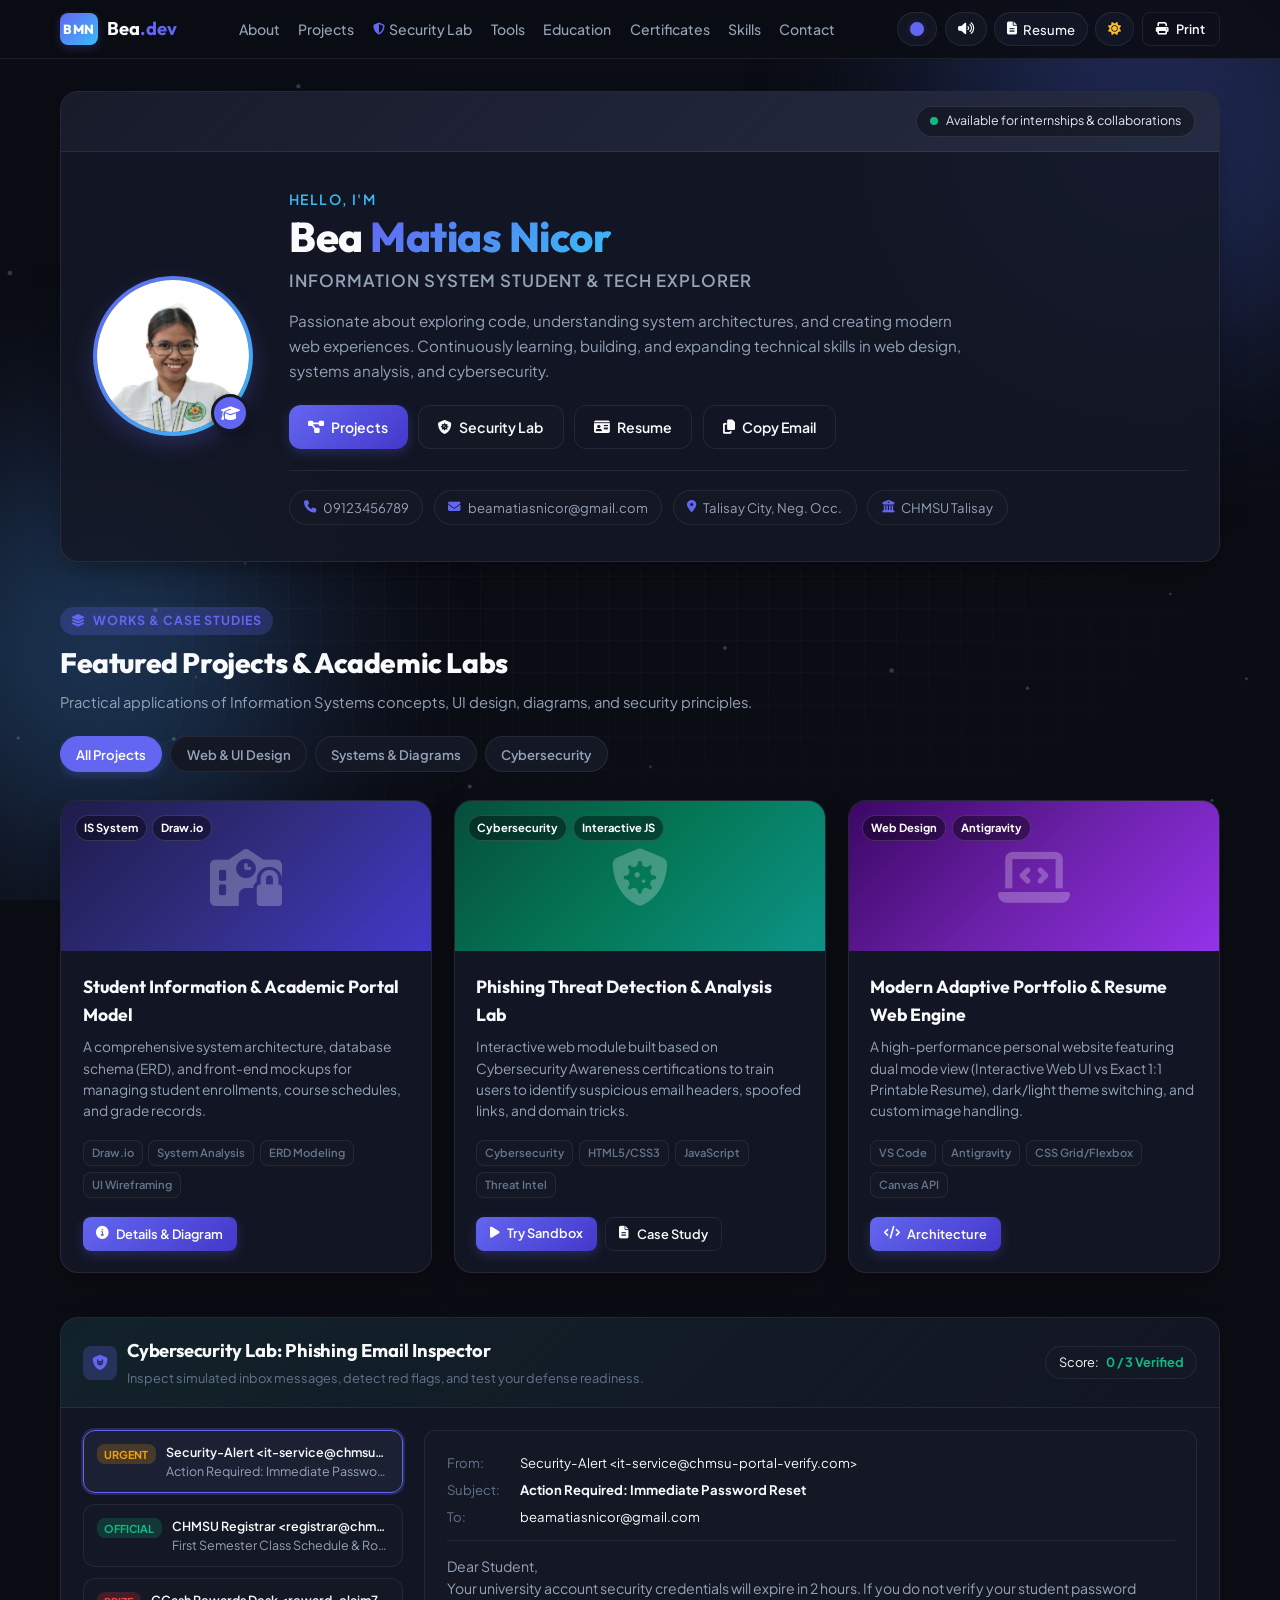
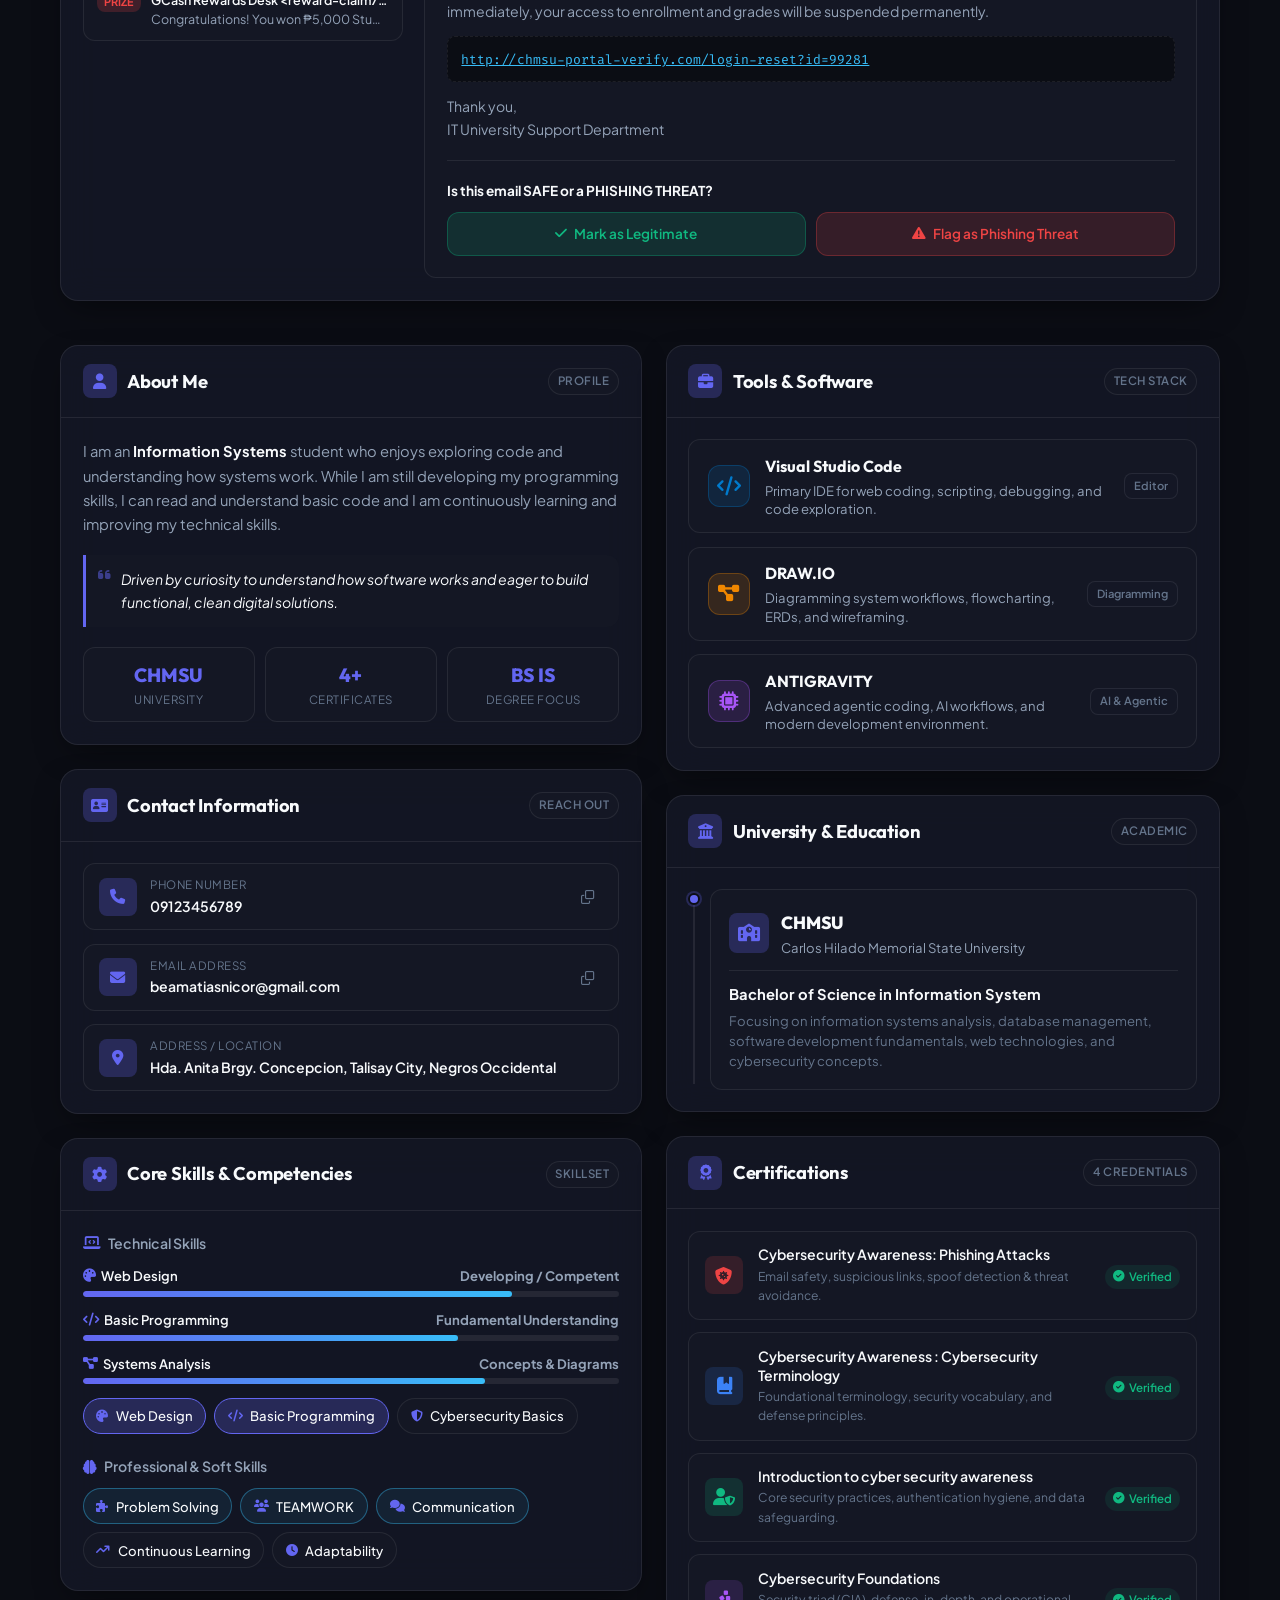
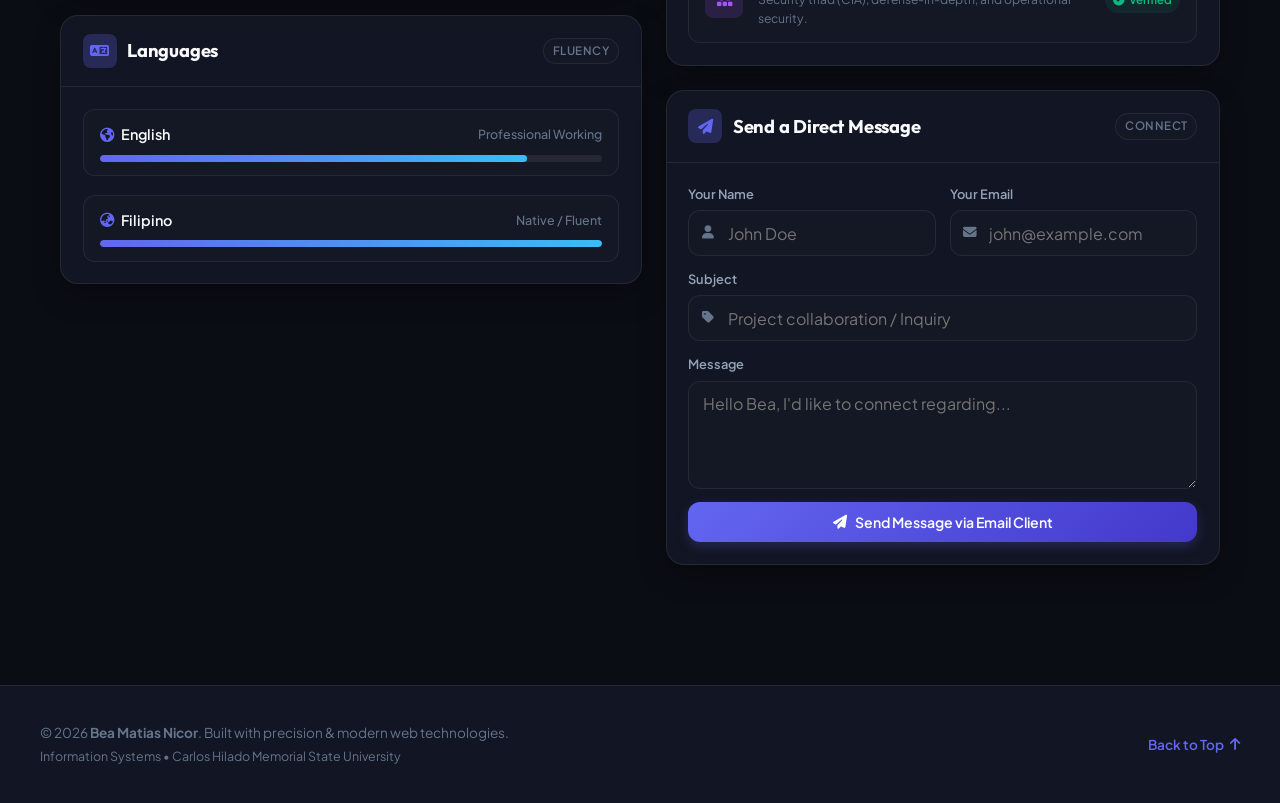
<file: index.html>
<!DOCTYPE html>
<html lang="en">
<head>
  <meta charset="UTF-8">
  <meta name="viewport" content="width=device-width, initial-scale=1.0, maximum-scale=5.0">
  <title>Bea Matias Nicor | Information Systems Student & Web Designer</title>
  <meta name="description" content="Personal Portfolio and Interactive Resume of Bea Matias Nicor, an Information Systems student at CHMSU passionate about web design, programming, and cybersecurity.">
  <meta name="keywords" content="Bea Matias Nicor, Bea Nicor, Information Systems, CHMSU, Web Design, Portfolio, Cybersecurity, Phishing Simulator, Resume">
  <meta name="author" content="Bea Matias Nicor">

  <!-- Mobile Theme Color Bar -->
  <meta name="theme-color" content="#0b0d14">
  <meta name="apple-mobile-web-app-capable" content="yes">
  <meta name="apple-mobile-web-app-status-bar-style" content="black-translucent">

  <!-- Google Fonts -->
  <link rel="preconnect" href="https://fonts.googleapis.com">
  <link rel="preconnect" href="https://fonts.gstatic.com" crossorigin>
  <link href="https://fonts.googleapis.com/css2?family=Outfit:wght@300;400;500;600;700;800;900&family=Plus+Jakarta+Sans:wght@300;400;500;600;700;800&family=Fira+Code:wght@400;500;600&display=swap" rel="stylesheet">
  
  <!-- FontAwesome Icons -->
  <link rel="stylesheet" href="https://cdnjs.cloudflare.com/ajax/libs/font-awesome/6.5.1/css/all.min.css">

  <!-- Stylesheet -->
  <link rel="stylesheet" href="style.css">
</head>
<body data-theme="dark" data-accent="indigo">
  <!-- Interactive Particle Background Canvas -->
  <canvas id="particle-canvas" class="particle-canvas" aria-hidden="true"></canvas>

  <!-- Background Glow & Grid Ornaments -->
  <div class="bg-decorations" aria-hidden="true">
    <div class="glow-sphere sphere-1"></div>
    <div class="glow-sphere sphere-2"></div>
    <div class="grid-overlay"></div>
  </div>

  <!-- Main Navigation Bar -->
  <header class="navbar" id="navbar">
    <div class="nav-container">
      <!-- Brand Logo -->
      <a href="#hero" class="brand-logo" id="brand-logo">
        <span class="logo-mark">BMN</span>
        <span class="logo-text">Bea<span>.dev</span></span>
      </a>

      <!-- Desktop Navigation Links -->
      <nav class="nav-links" id="nav-links">
        <a href="#about" class="nav-item">About</a>
        <a href="#projects" class="nav-item">Projects</a>
        <a href="#simulator" class="nav-item"><i class="fa-solid fa-shield-halved nav-badge-icon"></i> Security Lab</a>
        <a href="#tools" class="nav-item">Tools</a>
        <a href="#education" class="nav-item">Education</a>
        <a href="#certificates" class="nav-item">Certificates</a>
        <a href="#skills" class="nav-item">Skills</a>
        <a href="#contact" class="nav-item">Contact</a>
      </nav>

      <!-- Navigation Actions -->
      <div class="nav-actions">
        <!-- Accent Color Switcher Dropdown -->
        <div class="accent-picker-wrapper">
          <button id="accent-menu-btn" class="btn-action-icon" title="Choose Accent Color" aria-label="Accent Palette">
            <span class="accent-color-preview"></span>
          </button>
          <div class="accent-dropdown" id="accent-dropdown">
            <span class="dropdown-label">Accent Palette</span>
            <div class="accent-palette-options">
              <button class="palette-dot dot-indigo active" data-color="indigo" title="Indigo Electric"></button>
              <button class="palette-dot dot-cyan" data-color="cyan" title="Cyber Cyan"></button>
              <button class="palette-dot dot-emerald" data-color="emerald" title="Emerald Matrix"></button>
              <button class="palette-dot dot-amber" data-color="amber" title="Neon Amber"></button>
              <button class="palette-dot dot-purple" data-color="purple" title="Nebula Purple"></button>
            </div>
          </div>
        </div>

        <!-- Sound FX Toggle (Desktop only) -->
        <button id="sound-toggle-btn" class="btn-action-icon hide-mobile-btn" title="Toggle Sound Effects" aria-label="Toggle UI Audio">
          <i class="fa-solid fa-volume-high icon-sound-on"></i>
          <i class="fa-solid fa-volume-xmark icon-sound-off" style="display: none;"></i>
        </button>

        <!-- View Mode Switcher -->
        <button id="toggle-resume-view-btn" class="btn-action-icon btn-resume-mode hide-mobile-btn" title="Toggle Classic Resume View" aria-label="Toggle Resume View">
          <i class="fa-solid fa-file-lines"></i>
          <span>Resume</span>
        </button>

        <!-- Theme Toggle Button -->
        <button id="theme-toggle-btn" class="btn-action-icon" title="Toggle Dark/Light Mode" aria-label="Toggle Theme">
          <i class="fa-solid fa-sun icon-sun"></i>
          <i class="fa-solid fa-moon icon-moon"></i>
        </button>

        <!-- Print Action (Desktop only) -->
        <button id="print-btn" class="btn btn-sm btn-outline btn-print-header hide-mobile-btn" title="Print or Save as PDF" onclick="window.print()">
          <i class="fa-solid fa-print"></i>
          <span>Print</span>
        </button>

        <!-- Mobile Menu Toggle Button -->
        <button id="mobile-menu-btn" class="mobile-menu-btn" aria-label="Toggle Navigation Menu">
          <span class="bar bar-1"></span>
          <span class="bar bar-2"></span>
          <span class="bar bar-3"></span>
        </button>
      </div>
    </div>

    <!-- Mobile Drawer Menu Overlay -->
    <div class="mobile-drawer" id="mobile-drawer">
      <div class="mobile-drawer-inner">
        <div class="mobile-drawer-links">
          <a href="#about" class="mobile-nav-link"><i class="fa-solid fa-user"></i> About Me</a>
          <a href="#projects" class="mobile-nav-link"><i class="fa-solid fa-diagram-project"></i> Projects & Labs</a>
          <a href="#simulator" class="mobile-nav-link"><i class="fa-solid fa-shield-virus"></i> Security Lab</a>
          <a href="#tools" class="mobile-nav-link"><i class="fa-solid fa-briefcase"></i> Tools & Stack</a>
          <a href="#education" class="mobile-nav-link"><i class="fa-solid fa-university"></i> Education</a>
          <a href="#certificates" class="mobile-nav-link"><i class="fa-solid fa-award"></i> Certificates</a>
          <a href="#skills" class="mobile-nav-link"><i class="fa-solid fa-gear"></i> Core Skills</a>
          <a href="#contact" class="mobile-nav-link"><i class="fa-solid fa-paper-plane"></i> Contact</a>
        </div>
        
        <!-- Mobile Quick Action Shortcuts in Drawer -->
        <div class="mobile-drawer-actions">
          <button class="btn btn-sm btn-primary btn-full" id="mobile-switch-doc-btn">
            <i class="fa-solid fa-file-lines"></i> View Classic Resume
          </button>
          <div class="mobile-drawer-action-row">
            <button class="btn btn-sm btn-outline" id="mobile-sound-btn">
              <i class="fa-solid fa-volume-high"></i> Sound FX
            </button>
            <button class="btn btn-sm btn-outline" onclick="window.print()">
              <i class="fa-solid fa-print"></i> Print / PDF
            </button>
          </div>
        </div>
      </div>
    </div>
  </header>

  <!-- Interactive Portfolio Layout Container -->
  <div id="portfolio-view" class="view-active">
    <main class="main-wrapper">
      
      <!-- HERO SECTION -->
      <section class="hero-section" id="hero">
        <div class="hero-card">
          <div class="hero-header-banner">
            <div class="banner-status-badge">
              <span class="status-dot pulse"></span>
              <span>Available for internships & collaborations</span>
            </div>
          </div>

          <div class="hero-body">
            <div class="hero-avatar-wrapper">
              <div class="avatar-ring">
                <img src="assets/avatar.jpg" alt="Bea Matias Nicor Portrait" id="profile-img" class="avatar-img user-avatar-sync" onerror="this.src='https://images.unsplash.com/photo-1534528741775-53994a69daeb?w=500&auto=format&fit=crop&q=80'">
                <!-- Photo Change Overlay Button -->
                <button class="avatar-change-overlay" id="change-photo-btn" title="Change / Upload Photo">
                  <i class="fa-solid fa-camera"></i>
                  <span>Change</span>
                </button>
              </div>
              <div class="avatar-badge" title="Information Systems Student">
                <i class="fa-solid fa-graduation-cap"></i>
              </div>
            </div>

            <div class="hero-content">
              <div class="hero-tagline">Hello, I'm</div>
              <h1 class="hero-name">Bea <span>Matias Nicor</span></h1>
              <p class="hero-title">Information System Student & Tech Explorer</p>
              
              <p class="hero-summary">
                Passionate about exploring code, understanding system architectures, and creating modern web experiences. Continuously learning, building, and expanding technical skills in web design, systems analysis, and cybersecurity.
              </p>

              <!-- Quick Action Buttons -->
              <div class="hero-cta-group">
                <a href="#projects" class="btn btn-primary">
                  <i class="fa-solid fa-diagram-project"></i>
                  <span>Projects</span>
                </a>
                <a href="#simulator" class="btn btn-secondary">
                  <i class="fa-solid fa-shield-virus"></i>
                  <span>Security Lab</span>
                </a>
                <button class="btn btn-outline" id="switch-to-doc-btn">
                  <i class="fa-solid fa-id-card"></i>
                  <span>Resume</span>
                </button>
                <button class="btn btn-outline" id="copy-email-btn" data-email="beamatiasnicor@gmail.com">
                  <i class="fa-solid fa-copy"></i>
                  <span>Copy Email</span>
                </button>
              </div>

              <!-- Quick Contact Badges -->
              <div class="quick-contact-bar">
                <a href="tel:09123456789" class="contact-pill" title="Call Phone">
                  <i class="fa-solid fa-phone"></i>
                  <span>09123456789</span>
                </a>
                <a href="mailto:beamatiasnicor@gmail.com" class="contact-pill" title="Send Email">
                  <i class="fa-solid fa-envelope"></i>
                  <span>beamatiasnicor@gmail.com</span>
                </a>
                <div class="contact-pill" title="Location">
                  <i class="fa-solid fa-location-dot"></i>
                  <span>Talisay City, Neg. Occ.</span>
                </div>
                <div class="contact-pill" title="University">
                  <i class="fa-solid fa-university"></i>
                  <span>CHMSU Talisay</span>
                </div>
              </div>
            </div>
          </div>
        </div>
      </section>

      <!-- FEATURED PROJECTS & LAB SHOWCASE SECTION -->
      <section class="section-container" id="projects">
        <div class="section-title-wrapper">
          <div class="section-title-badge">
            <i class="fa-solid fa-layer-group"></i> Works & Case Studies
          </div>
          <h2 class="section-main-title">Featured Projects & Academic Labs</h2>
          <p class="section-subtitle">Practical applications of Information Systems concepts, UI design, diagrams, and security principles.</p>
        </div>

        <!-- Filter Tabs (Scrollable on Mobile) -->
        <div class="projects-filter-bar">
          <button class="filter-tab active" data-filter="all">All Projects</button>
          <button class="filter-tab" data-filter="web">Web & UI Design</button>
          <button class="filter-tab" data-filter="systems">Systems & Diagrams</button>
          <button class="filter-tab" data-filter="security">Cybersecurity</button>
        </div>

        <!-- Projects Grid -->
        <div class="projects-grid">
          
          <!-- Project 1: Student Information & Grading Portal -->
          <div class="project-card" data-category="systems web">
            <div class="project-preview-box grad-card-1">
              <div class="project-tags-floating">
                <span class="p-tag">IS System</span>
                <span class="p-tag">Draw.io</span>
              </div>
              <div class="project-illustration">
                <i class="fa-solid fa-school-lock"></i>
              </div>
            </div>
            <div class="project-body">
              <h3 class="project-title">Student Information & Academic Portal Model</h3>
              <p class="project-desc">A comprehensive system architecture, database schema (ERD), and front-end mockups for managing student enrollments, course schedules, and grade records.</p>
              <div class="project-tech-stack">
                <span class="tech-pill">Draw.io</span>
                <span class="tech-pill">System Analysis</span>
                <span class="tech-pill">ERD Modeling</span>
                <span class="tech-pill">UI Wireframing</span>
              </div>
              <div class="project-actions">
                <button class="btn btn-sm btn-primary btn-full-mobile" onclick="openProjectModal('student-portal')">
                  <i class="fa-solid fa-circle-info"></i> Details & Diagram
                </button>
              </div>
            </div>
          </div>

          <!-- Project 2: Interactive Cybersecurity Phishing Sandbox -->
          <div class="project-card" data-category="security web">
            <div class="project-preview-box grad-card-2">
              <div class="project-tags-floating">
                <span class="p-tag">Cybersecurity</span>
                <span class="p-tag">Interactive JS</span>
              </div>
              <div class="project-illustration">
                <i class="fa-solid fa-shield-virus"></i>
              </div>
            </div>
            <div class="project-body">
              <h3 class="project-title">Phishing Threat Detection & Analysis Lab</h3>
              <p class="project-desc">Interactive web module built based on Cybersecurity Awareness certifications to train users to identify suspicious email headers, spoofed links, and domain tricks.</p>
              <div class="project-tech-stack">
                <span class="tech-pill">Cybersecurity</span>
                <span class="tech-pill">HTML5/CSS3</span>
                <span class="tech-pill">JavaScript</span>
                <span class="tech-pill">Threat Intel</span>
              </div>
              <div class="project-actions">
                <a href="#simulator" class="btn btn-sm btn-primary">
                  <i class="fa-solid fa-play"></i> Try Sandbox
                </a>
                <button class="btn btn-sm btn-outline" onclick="openProjectModal('phishing-lab')">
                  <i class="fa-solid fa-file-lines"></i> Case Study
                </button>
              </div>
            </div>
          </div>

          <!-- Project 3: Responsive Personal Portfolio & Resume Engine -->
          <div class="project-card" data-category="web">
            <div class="project-preview-box grad-card-3">
              <div class="project-tags-floating">
                <span class="p-tag">Web Design</span>
                <span class="p-tag">Antigravity</span>
              </div>
              <div class="project-illustration">
                <i class="fa-solid fa-laptop-code"></i>
              </div>
            </div>
            <div class="project-body">
              <h3 class="project-title">Modern Adaptive Portfolio & Resume Web Engine</h3>
              <p class="project-desc">A high-performance personal website featuring dual mode view (Interactive Web UI vs Exact 1:1 Printable Resume), dark/light theme switching, and custom image handling.</p>
              <div class="project-tech-stack">
                <span class="tech-pill">VS Code</span>
                <span class="tech-pill">Antigravity</span>
                <span class="tech-pill">CSS Grid/Flexbox</span>
                <span class="tech-pill">Canvas API</span>
              </div>
              <div class="project-actions">
                <button class="btn btn-sm btn-primary btn-full-mobile" onclick="openProjectModal('portfolio-engine')">
                  <i class="fa-solid fa-code"></i> Architecture
                </button>
              </div>
            </div>
          </div>

        </div>
      </section>

      <!-- CYBERSECURITY INTERACTIVE PHISHING DETECTOR SIMULATOR -->
      <section class="section-container" id="simulator">
        <div class="card security-sandbox-card">
          <div class="card-header sandbox-header">
            <div class="card-icon-title">
              <div class="icon-box security-icon-box">
                <i class="fa-solid fa-shield-cat"></i>
              </div>
              <div>
                <h2>Cybersecurity Lab: Phishing Email Inspector</h2>
                <p class="sandbox-header-desc">Inspect simulated inbox messages, detect red flags, and test your defense readiness.</p>
              </div>
            </div>
            <div class="sandbox-score-badge">
              <span>Score:</span>
              <strong id="security-score">0 / 3 Verified</strong>
            </div>
          </div>

          <div class="card-body sandbox-body">
            <!-- Simulated Inbox Nav -->
            <div class="sandbox-inbox-selector">
              <button class="inbox-item-btn active" data-mail="0">
                <span class="inbox-badge warn">Urgent</span>
                <div class="inbox-meta">
                  <div class="inbox-from">Security-Alert &lt;it-service@chmsu-portal-verify.com&gt;</div>
                  <div class="inbox-sub">Action Required: Immediate Password Reset</div>
                </div>
              </button>

              <button class="inbox-item-btn" data-mail="1">
                <span class="inbox-badge safe">Official</span>
                <div class="inbox-meta">
                  <div class="inbox-from">CHMSU Registrar &lt;registrar@chmsu.edu.ph&gt;</div>
                  <div class="inbox-sub">First Semester Class Schedule & Room Assignment</div>
                </div>
              </button>

              <button class="inbox-item-btn" data-mail="2">
                <span class="inbox-badge danger">Prize</span>
                <div class="inbox-meta">
                  <div class="inbox-from">GCash Rewards Desk &lt;reward-claim778@freemail-service.net&gt;</div>
                  <div class="inbox-sub">Congratulations! You won ₱5,000 Student Allowance!</div>
                </div>
              </button>
            </div>

            <!-- Email Viewer & Decision Board -->
            <div class="sandbox-mail-viewer" id="mail-viewer">
              <div class="mail-header-panel">
                <div class="mail-field">
                  <span class="mail-field-label">From:</span>
                  <span class="mail-field-val" id="mail-view-from">Security-Alert &lt;it-service@chmsu-portal-verify.com&gt;</span>
                </div>
                <div class="mail-field">
                  <span class="mail-field-label">Subject:</span>
                  <strong class="mail-field-val" id="mail-view-sub">Action Required: Immediate Password Reset</strong>
                </div>
                <div class="mail-field">
                  <span class="mail-field-label">To:</span>
                  <span class="mail-field-val">beamatiasnicor@gmail.com</span>
                </div>
              </div>

              <div class="mail-body-content" id="mail-view-body">
                <p>Dear Student,</p>
                <p>Your university account security credentials will expire in 2 hours. If you do not verify your student password immediately, your access to enrollment and grades will be suspended permanently.</p>
                <div class="mail-fake-link-box">
                  <a href="#" class="fake-link" onclick="return false;">http://chmsu-portal-verify.com/login-reset?id=99281</a>
                </div>
                <p>Thank you,<br>IT University Support Department</p>
              </div>

              <!-- Interactive Decision Controls -->
              <div class="mail-action-panel">
                <div class="decision-prompt">Is this email SAFE or a PHISHING THREAT?</div>
                <div class="decision-buttons">
                  <button class="btn btn-decision btn-safe" onclick="makeDecision('safe')">
                    <i class="fa-solid fa-check"></i> Mark as Legitimate
                  </button>
                  <button class="btn btn-decision btn-threat" onclick="makeDecision('threat')">
                    <i class="fa-solid fa-triangle-exclamation"></i> Flag as Phishing Threat
                  </button>
                </div>
                <!-- Result Feedback Box -->
                <div class="decision-feedback" id="decision-feedback" style="display: none;">
                  <div class="feedback-icon" id="feedback-icon"></div>
                  <div class="feedback-text" id="feedback-text"></div>
                </div>
              </div>
            </div>
          </div>
        </div>
      </section>

      <!-- TWO-COLUMN MAIN GRID -->
      <div class="dashboard-grid">
        
        <!-- LEFT COLUMN: Profile, About, Skills, Languages -->
        <div class="grid-col left-col">
          
          <!-- ABOUT ME SECTION -->
          <section class="card section-card" id="about">
            <div class="card-header">
              <div class="card-icon-title">
                <div class="icon-box">
                  <i class="fa-solid fa-user"></i>
                </div>
                <h2>About Me</h2>
              </div>
              <span class="badge-subtle">Profile</span>
            </div>
            <div class="card-body">
              <p class="about-text">
                I am an <strong>Information Systems</strong> student who enjoys exploring code and understanding how systems work. While I am still developing my programming skills, I can read and understand basic code and I am continuously learning and improving my technical skills.
              </p>
              
              <div class="highlight-quote">
                <i class="fa-solid fa-quote-left quote-icon"></i>
                <p>Driven by curiosity to understand how software works and eager to build functional, clean digital solutions.</p>
              </div>

              <!-- Core Highlights -->
              <div class="about-stats-grid">
                <div class="stat-item">
                  <div class="stat-num">CHMSU</div>
                  <div class="stat-label">University</div>
                </div>
                <div class="stat-item">
                  <div class="stat-num">4+</div>
                  <div class="stat-label">Certificates</div>
                </div>
                <div class="stat-item">
                  <div class="stat-num">BS IS</div>
                  <div class="stat-label">Degree Focus</div>
                </div>
              </div>
            </div>
          </section>

          <!-- CONTACT & DETAILS CARD -->
          <section class="card section-card" id="contact-info">
            <div class="card-header">
              <div class="card-icon-title">
                <div class="icon-box">
                  <i class="fa-solid fa-address-card"></i>
                </div>
                <h2>Contact Information</h2>
              </div>
              <span class="badge-subtle">Reach Out</span>
            </div>
            <div class="card-body">
              <ul class="contact-list">
                <li class="contact-item">
                  <div class="contact-icon-wrapper">
                    <i class="fa-solid fa-phone"></i>
                  </div>
                  <div class="contact-info-text">
                    <span class="label">Phone Number</span>
                    <a href="tel:09123456789" class="value link-hover">09123456789</a>
                  </div>
                  <button class="btn-copy-mini" onclick="copyText('09123456789', 'Phone number copied!')" title="Copy Phone">
                    <i class="fa-regular fa-clone"></i>
                  </button>
                </li>

                <li class="contact-item">
                  <div class="contact-icon-wrapper">
                    <i class="fa-solid fa-envelope"></i>
                  </div>
                  <div class="contact-info-text">
                    <span class="label">Email Address</span>
                    <a href="mailto:beamatiasnicor@gmail.com" class="value link-hover">beamatiasnicor@gmail.com</a>
                  </div>
                  <button class="btn-copy-mini" onclick="copyText('beamatiasnicor@gmail.com', 'Email copied!')" title="Copy Email">
                    <i class="fa-regular fa-clone"></i>
                  </button>
                </li>

                <li class="contact-item">
                  <div class="contact-icon-wrapper">
                    <i class="fa-solid fa-location-dot"></i>
                  </div>
                  <div class="contact-info-text">
                    <span class="label">Address / Location</span>
                    <span class="value">Hda. Anita Brgy. Concepcion, Talisay City, Negros Occidental</span>
                  </div>
                </li>
              </ul>
            </div>
          </section>

          <!-- SKILLS CARD WITH PROGRESS & METRICS -->
          <section class="card section-card" id="skills">
            <div class="card-header">
              <div class="card-icon-title">
                <div class="icon-box">
                  <i class="fa-solid fa-gear"></i>
                </div>
                <h2>Core Skills & Competencies</h2>
              </div>
              <span class="badge-subtle">Skillset</span>
            </div>
            <div class="card-body">
              <div class="skills-cluster">
                
                <div class="skill-category">
                  <h3 class="skill-category-title">
                    <i class="fa-solid fa-laptop-code"></i> Technical Skills
                  </h3>
                  
                  <div class="skill-progress-list">
                    <div class="skill-meter-row">
                      <div class="skill-meter-header">
                        <span><i class="fa-solid fa-palette"></i> Web Design</span>
                        <strong>Developing / Competent</strong>
                      </div>
                      <div class="skill-meter-track">
                        <div class="skill-meter-fill" style="width: 80%;"></div>
                      </div>
                    </div>

                    <div class="skill-meter-row">
                      <div class="skill-meter-header">
                        <span><i class="fa-solid fa-code"></i> Basic Programming</span>
                        <strong>Fundamental Understanding</strong>
                      </div>
                      <div class="skill-meter-track">
                        <div class="skill-meter-fill" style="width: 70%;"></div>
                      </div>
                    </div>

                    <div class="skill-meter-row">
                      <div class="skill-meter-header">
                        <span><i class="fa-solid fa-diagram-project"></i> Systems Analysis</span>
                        <strong>Concepts & Diagrams</strong>
                      </div>
                      <div class="skill-meter-track">
                        <div class="skill-meter-fill" style="width: 75%;"></div>
                      </div>
                    </div>
                  </div>

                  <div class="skill-badges" style="margin-top: 0.85rem;">
                    <div class="skill-chip active-chip">
                      <i class="fa-solid fa-palette"></i>
                      <span>Web Design</span>
                    </div>
                    <div class="skill-chip active-chip">
                      <i class="fa-solid fa-code"></i>
                      <span>Basic Programming</span>
                    </div>
                    <div class="skill-chip">
                      <i class="fa-solid fa-shield-halved"></i>
                      <span>Cybersecurity Basics</span>
                    </div>
                  </div>
                </div>

                <div class="skill-category">
                  <h3 class="skill-category-title">
                    <i class="fa-solid fa-brain"></i> Professional & Soft Skills
                  </h3>
                  <div class="skill-badges">
                    <div class="skill-chip highlight-chip">
                      <i class="fa-solid fa-puzzle-piece"></i>
                      <span>Problem Solving</span>
                    </div>
                    <div class="skill-chip highlight-chip">
                      <i class="fa-solid fa-users"></i>
                      <span>TEAMWORK</span>
                    </div>
                    <div class="skill-chip highlight-chip">
                      <i class="fa-solid fa-comments"></i>
                      <span>Communication</span>
                    </div>
                    <div class="skill-chip">
                      <i class="fa-solid fa-arrow-trend-up"></i>
                      <span>Continuous Learning</span>
                    </div>
                    <div class="skill-chip">
                      <i class="fa-solid fa-clock"></i>
                      <span>Adaptability</span>
                    </div>
                  </div>
                </div>

              </div>
            </div>
          </section>

          <!-- LANGUAGES CARD -->
          <section class="card section-card" id="languages">
            <div class="card-header">
              <div class="card-icon-title">
                <div class="icon-box">
                  <i class="fa-solid fa-language"></i>
                </div>
                <h2>Languages</h2>
              </div>
              <span class="badge-subtle">Fluency</span>
            </div>
            <div class="card-body">
              <div class="language-bars">
                
                <div class="lang-item">
                  <div class="lang-info">
                    <div class="lang-name">
                      <i class="fa-solid fa-earth-americas"></i>
                      <span>English</span>
                    </div>
                    <span class="lang-status">Professional Working</span>
                  </div>
                  <div class="progress-track">
                    <div class="progress-fill" style="width: 85%;"></div>
                  </div>
                </div>

                <div class="lang-item">
                  <div class="lang-info">
                    <div class="lang-name">
                      <i class="fa-solid fa-earth-asia"></i>
                      <span>Filipino</span>
                    </div>
                    <span class="lang-status">Native / Fluent</span>
                  </div>
                  <div class="progress-track">
                    <div class="progress-fill" style="width: 100%;"></div>
                  </div>
                </div>

              </div>
            </div>
          </section>

        </div>

        <!-- RIGHT COLUMN: Tools, University, Certificates, Interactive Message -->
        <div class="grid-col right-col">

          <!-- TOOLS CARD -->
          <section class="card section-card" id="tools">
            <div class="card-header">
              <div class="card-icon-title">
                <div class="icon-box">
                  <i class="fa-solid fa-briefcase"></i>
                </div>
                <h2>Tools & Software</h2>
              </div>
              <span class="badge-subtle">Tech Stack</span>
            </div>
            <div class="card-body">
              <div class="tools-grid">
                
                <div class="tool-card">
                  <div class="tool-icon-wrapper vscode-accent">
                    <i class="fa-solid fa-code"></i>
                  </div>
                  <div class="tool-meta">
                    <h3 class="tool-name">Visual Studio Code</h3>
                    <p class="tool-desc">Primary IDE for web coding, scripting, debugging, and code exploration.</p>
                  </div>
                  <span class="tool-tag">Editor</span>
                </div>

                <div class="tool-card">
                  <div class="tool-icon-wrapper drawio-accent">
                    <i class="fa-solid fa-diagram-project"></i>
                  </div>
                  <div class="tool-meta">
                    <h3 class="tool-name">DRAW.IO</h3>
                    <p class="tool-desc">Diagramming system workflows, flowcharting, ERDs, and wireframing.</p>
                  </div>
                  <span class="tool-tag">Diagramming</span>
                </div>

                <div class="tool-card">
                  <div class="tool-icon-wrapper antigravity-accent">
                    <i class="fa-solid fa-microchip"></i>
                  </div>
                  <div class="tool-meta">
                    <h3 class="tool-name">ANTIGRAVITY</h3>
                    <p class="tool-desc">Advanced agentic coding, AI workflows, and modern development environment.</p>
                  </div>
                  <span class="tool-tag">AI & Agentic</span>
                </div>

              </div>
            </div>
          </section>

          <!-- UNIVERSITY & EDUCATION CARD -->
          <section class="card section-card" id="education">
            <div class="card-header">
              <div class="card-icon-title">
                <div class="icon-box">
                  <i class="fa-solid fa-university"></i>
                </div>
                <h2>University & Education</h2>
              </div>
              <span class="badge-subtle">Academic</span>
            </div>
            <div class="card-body">
              <div class="timeline-container">
                <div class="timeline-item">
                  <div class="timeline-bullet"></div>
                  <div class="timeline-content">
                    <div class="university-header">
                      <div class="uni-logo-box">
                        <i class="fa-solid fa-school"></i>
                      </div>
                      <div>
                        <h3 class="uni-name">CHMSU</h3>
                        <p class="uni-fullname">Carlos Hilado Memorial State University</p>
                      </div>
                    </div>
                    <div class="degree-box">
                      <div class="degree-title">Bachelor of Science in Information System</div>
                      <p class="degree-desc">Focusing on information systems analysis, database management, software development fundamentals, web technologies, and cybersecurity concepts.</p>
                    </div>
                  </div>
                </div>
              </div>
            </div>
          </section>

          <!-- CERTIFICATES CARD -->
          <section class="card section-card" id="certificates">
            <div class="card-header">
              <div class="card-icon-title">
                <div class="icon-box">
                  <i class="fa-solid fa-award"></i>
                </div>
                <h2>Certifications</h2>
              </div>
              <span class="badge-subtle">4 Credentials</span>
            </div>
            <div class="card-body">
              <div class="cert-list">
                
                <div class="cert-card" onclick="openCertModal('Cybersecurity Awareness: Phishing Attacks', 'Recognizing malicious emails, social engineering vectors, domain spoofing, and defensive response workflows.', 'CS-PHISH-01')">
                  <div class="cert-badge-icon phishing-color">
                    <i class="fa-solid fa-shield-virus"></i>
                  </div>
                  <div class="cert-info">
                    <h3 class="cert-title">Cybersecurity Awareness: Phishing Attacks</h3>
                    <p class="cert-desc">Email safety, suspicious links, spoof detection & threat avoidance.</p>
                  </div>
                  <div class="cert-action">
                    <span class="badge-verified"><i class="fa-solid fa-check-circle"></i> Verified</span>
                  </div>
                </div>

                <div class="cert-card" onclick="openCertModal('Cybersecurity Awareness : Cybersecurity Terminology', 'Understanding fundamental security vocabularies, threat categories, encryption basics, and defense metrics.', 'CS-TERM-02')">
                  <div class="cert-badge-icon terminology-color">
                    <i class="fa-solid fa-book-bookmark"></i>
                  </div>
                  <div class="cert-info">
                    <h3 class="cert-title">Cybersecurity Awareness : Cybersecurity Terminology</h3>
                    <p class="cert-desc">Foundational terminology, security vocabulary, and defense principles.</p>
                  </div>
                  <div class="cert-action">
                    <span class="badge-verified"><i class="fa-solid fa-check-circle"></i> Verified</span>
                  </div>
                </div>

                <div class="cert-card" onclick="openCertModal('Introduction to cyber security awareness', 'Broad fundamentals of modern digital security, safe computing, data protection, and authentication best practices.', 'CS-INTRO-03')">
                  <div class="cert-badge-icon intro-color">
                    <i class="fa-solid fa-user-shield"></i>
                  </div>
                  <div class="cert-info">
                    <h3 class="cert-title">Introduction to cyber security awareness</h3>
                    <p class="cert-desc">Core security practices, authentication hygiene, and data safeguarding.</p>
                  </div>
                  <div class="cert-action">
                    <span class="badge-verified"><i class="fa-solid fa-check-circle"></i> Verified</span>
                  </div>
                </div>

                <div class="cert-card" onclick="openCertModal('Cybersecurity Foundations', 'Comprehensive grounding in cybersecurity architectures, network safeguards, CIA Triad, and security policy frameworks.', 'CS-FOUND-04')">
                  <div class="cert-badge-icon foundations-color">
                    <i class="fa-solid fa-cubes-stacked"></i>
                  </div>
                  <div class="cert-info">
                    <h3 class="cert-title">Cybersecurity Foundations</h3>
                    <p class="cert-desc">Security triad (CIA), defense-in-depth, and operational security.</p>
                  </div>
                  <div class="cert-action">
                    <span class="badge-verified"><i class="fa-solid fa-check-circle"></i> Verified</span>
                  </div>
                </div>

              </div>
            </div>
          </section>

          <!-- QUICK MESSAGE / CONTACT FORM -->
          <section class="card section-card" id="contact">
            <div class="card-header">
              <div class="card-icon-title">
                <div class="icon-box">
                  <i class="fa-solid fa-paper-plane"></i>
                </div>
                <h2>Send a Direct Message</h2>
              </div>
              <span class="badge-subtle">Connect</span>
            </div>
            <div class="card-body">
              <form id="contact-form" class="interactive-form">
                <div class="form-row">
                  <div class="form-group">
                    <label for="sender-name">Your Name</label>
                    <div class="input-icon-box">
                      <i class="fa-solid fa-user"></i>
                      <input type="text" id="sender-name" placeholder="John Doe" required>
                    </div>
                  </div>
                  <div class="form-group">
                    <label for="sender-email">Your Email</label>
                    <div class="input-icon-box">
                      <i class="fa-solid fa-envelope"></i>
                      <input type="email" id="sender-email" placeholder="john@example.com" required>
                    </div>
                  </div>
                </div>
                <div class="form-group">
                  <label for="sender-subject">Subject</label>
                  <div class="input-icon-box">
                    <i class="fa-solid fa-tag"></i>
                    <input type="text" id="sender-subject" placeholder="Project collaboration / Inquiry" required>
                  </div>
                </div>
                <div class="form-group">
                  <label for="sender-message">Message</label>
                  <textarea id="sender-message" rows="4" placeholder="Hello Bea, I'd like to connect regarding..." required></textarea>
                </div>
                <button type="submit" class="btn btn-primary btn-full">
                  <i class="fa-solid fa-paper-plane"></i>
                  <span>Send Message via Email Client</span>
                </button>
              </form>
            </div>
          </section>

        </div>
      </div>

    </main>
  </div>

  <!-- EXACT CLASSIC RESUME VIEW (Matching the Original Document Layout) -->
  <div id="resume-document-view" class="resume-doc-container">
    <div class="resume-view-bar no-print">
      <div class="resume-bar-info">
        <i class="fa-solid fa-eye"></i>
        <span>Document Preview Mode</span>
      </div>
      <div class="resume-bar-actions">
        <button class="btn btn-sm btn-primary" onclick="window.print()">
          <i class="fa-solid fa-print"></i> Print / PDF
        </button>
        <button class="btn btn-sm btn-secondary" id="exit-resume-mode-btn">
          <i class="fa-solid fa-arrow-left"></i> Back to Interactive
        </button>
      </div>
    </div>

    <!-- The 1:1 Clean Printed Resume Sheet -->
    <div class="sheet-paper" id="resume-sheet">
      <!-- Top Banner with circular photo & Name Header -->
      <div class="doc-header-banner">
        <div class="doc-avatar-container">
          <div class="doc-avatar-frame">
            <img src="assets/avatar.jpg" alt="Bea Matias Nicor" class="doc-avatar-img user-avatar-sync">
          </div>
        </div>
        <div class="doc-header-text">
          <div class="doc-cross-symbol">&#10005;</div>
          <h1 class="doc-name">Bea<br>Matias Nicor</h1>
          <p class="doc-role">INFORMATION SYSTEM STUDENT</p>
        </div>
      </div>

      <!-- Two-Column Classic Body -->
      <div class="doc-body-grid">
        <!-- Left Side Column (Light Grey Background) -->
        <div class="doc-left-column">
          
          <!-- About Me -->
          <div class="doc-section">
            <h2 class="doc-section-title">
              <i class="fa-solid fa-user"></i> About Me
            </h2>
            <p class="doc-text">
              I am an Information Systems student who enjoys exploring code and understanding how systems work. While I am still developing my programming skills, I can read and understand basic code and I am continuously learning and improving my technical skills.
            </p>
          </div>

          <!-- Contact -->
          <div class="doc-section">
            <h2 class="doc-section-title">
              <i class="fa-solid fa-address-card"></i> Contact
            </h2>
            <div class="doc-contact-item">
              <i class="fa-solid fa-phone"></i>
              <span>09123456789</span>
            </div>
            <div class="doc-contact-item">
              <i class="fa-solid fa-envelope"></i>
              <span>beamatiasnicor@gmail.com</span>
            </div>
            <div class="doc-contact-item align-top">
              <i class="fa-solid fa-location-dot"></i>
              <span>Hda. Anita Brgy. Concepcion Talisay City Neg. Occidental</span>
            </div>
          </div>

          <!-- Skills -->
          <div class="doc-section">
            <h2 class="doc-section-title">
              <i class="fa-solid fa-gear"></i> Skills
            </h2>
            <ul class="doc-bullet-list">
              <li>Web Design</li>
              <li>Basic Programming</li>
              <li>Problem Solving</li>
              <li>TEAMWORK</li>
              <li>Communication</li>
            </ul>
          </div>

          <!-- Language -->
          <div class="doc-section">
            <h2 class="doc-section-title">
              <i class="fa-solid fa-language"></i> Language
            </h2>
            <ul class="doc-bullet-list">
              <li>English</li>
              <li>Filipino</li>
            </ul>
          </div>

        </div>

        <!-- Right Side Column (Crisp White Background) -->
        <div class="doc-right-column">
          
          <!-- TOOLS -->
          <div class="doc-section">
            <h2 class="doc-section-title">
              <i class="fa-solid fa-briefcase"></i> TOOLS
            </h2>
            <div class="doc-bullet-entry">
              <div class="doc-big-bullet"></div>
              <div class="doc-entry-body">
                <h3 class="doc-bold-title">Visual Studio Code</h3>
                <h3 class="doc-bold-title">DRAW.IO</h3>
                <h3 class="doc-bold-title">ANTIGRAVITY</h3>
              </div>
            </div>
          </div>

          <!-- UNIVERSITY -->
          <div class="doc-section">
            <h2 class="doc-section-title">UNIVERSITY</h2>
            <div class="doc-bullet-entry">
              <div class="doc-big-bullet"></div>
              <div class="doc-entry-body">
                <h3 class="doc-bold-title">CHMSU</h3>
                <p class="doc-subtext">Bachelor of Science in Information System</p>
              </div>
            </div>
          </div>

          <!-- CERTIFICATE -->
          <div class="doc-section">
            <h2 class="doc-section-title">CERTIFICATE</h2>
            <div class="doc-bullet-entry">
              <div class="doc-big-bullet"></div>
              <div class="doc-entry-body">
                <div class="doc-cert-item">Cybersecurity Awareness: Phishing Attacks</div>
                <div class="doc-cert-item">Cybersecurity Awareness : Cybersecurity Terminology</div>
                <div class="doc-cert-item">Introduction to cyber security awareness</div>
                <div class="doc-cert-item">Cybersecurity Foundations</div>
              </div>
            </div>
          </div>

        </div>
      </div>
    </div>
  </div>

  <!-- Certificate Details Modal -->
  <div class="modal-backdrop" id="cert-modal">
    <div class="modal-content">
      <button class="modal-close-btn" id="modal-close-btn">&times;</button>
      <div class="modal-icon-badge">
        <i class="fa-solid fa-shield-check"></i>
      </div>
      <h3 class="modal-title" id="modal-cert-title">Certificate Title</h3>
      <p class="modal-subtitle" id="modal-cert-id">Credential ID: CS-PHISH-01</p>
      <div class="modal-body">
        <p id="modal-cert-desc">Detailed syllabus and knowledge focus description.</p>
        <div class="modal-info-box">
          <div class="modal-info-row">
            <span>Recipient:</span>
            <strong>Bea Matias Nicor</strong>
          </div>
          <div class="modal-info-row">
            <span>Program:</span>
            <strong>Information Systems / Cybersecurity Focus</strong>
          </div>
          <div class="modal-info-row">
            <span>Institution:</span>
            <strong>CHMSU / Security Awareness Program</strong>
          </div>
          <div class="modal-info-row">
            <span>Status:</span>
            <span class="text-success"><i class="fa-solid fa-circle-check"></i> Completed & Verified</span>
          </div>
        </div>
      </div>
      <div class="modal-footer">
        <button class="btn btn-primary btn-full-mobile" onclick="closeCertModal()">Close Preview</button>
      </div>
    </div>
  </div>

  <!-- Project Details Modal -->
  <div class="modal-backdrop" id="project-modal">
    <div class="modal-content project-modal-content">
      <button class="modal-close-btn" onclick="closeProjectModal()">&times;</button>
      <div class="modal-icon-badge" id="project-modal-icon">
        <i class="fa-solid fa-diagram-project"></i>
      </div>
      <h3 class="modal-title" id="project-modal-title">Project Title</h3>
      <p class="modal-subtitle" id="project-modal-subtitle">Category & Scope</p>
      <div class="modal-body">
        <p id="project-modal-desc">Project description content here.</p>
        <div class="project-modal-details-box" id="project-modal-details">
          <!-- Populated by JS -->
        </div>
      </div>
      <div class="modal-footer">
        <button class="btn btn-secondary btn-full-mobile" onclick="closeProjectModal()">Close</button>
      </div>
    </div>
  </div>

  <!-- Custom Avatar Upload Modal -->
  <div class="modal-backdrop" id="upload-avatar-modal">
    <div class="modal-content">
      <button class="modal-close-btn" onclick="closeAvatarModal()">&times;</button>
      <div class="modal-icon-badge">
        <i class="fa-solid fa-camera-rotate"></i>
      </div>
      <h3 class="modal-title">Update Profile Photo</h3>
      <p class="modal-subtitle">Upload your picture to customize the portfolio & resume</p>
      <div class="modal-body">
        <div class="drop-zone" id="drop-zone">
          <i class="fa-solid fa-cloud-arrow-up drop-icon"></i>
          <p class="drop-text">Drag & drop your image here, or <strong>Browse File</strong></p>
          <input type="file" id="avatar-file-input" accept="image/*" style="display: none;">
        </div>
        <p class="upload-hint">Supported formats: JPG, PNG, WEBP. Automatically saved in your browser storage.</p>
      </div>
      <div class="modal-footer modal-footer-mobile-stack">
        <button class="btn btn-outline" onclick="resetDefaultAvatar()">Reset to Default</button>
        <button class="btn btn-primary" onclick="closeAvatarModal()">Done</button>
      </div>
    </div>
  </div>

  <!-- Toast Notification -->
  <div id="toast" class="toast-popup">
    <i class="fa-solid fa-check"></i>
    <span id="toast-message">Notification</span>
  </div>

  <!-- Footer -->
  <footer class="footer no-print">
    <div class="footer-container">
      <div>
        <p>&copy; 2026 <strong>Bea Matias Nicor</strong>. Built with precision & modern web technologies.</p>
        <p class="footer-subtext">Information Systems &bull; Carlos Hilado Memorial State University</p>
      </div>
      <div class="footer-links">
        <a href="#hero">Back to Top <i class="fa-solid fa-arrow-up"></i></a>
      </div>
    </div>
  </footer>

  <script src="script.js"></script>
</body>
</html>
</file>
<file: style.css>
/* ==========================================================================
   Bea Matias Nicor Portfolio & Resume Design System
   Mobile-Optimized & Fully Responsive
   ========================================================================== */

:root {
  /* Default Accent Palette: Indigo */
  --accent-primary: #6366f1;
  --accent-primary-hover: #4f46e5;
  --accent-glow: rgba(99, 102, 241, 0.25);
  --accent-secondary: #38bdf8;
  
  /* Dark Theme Base */
  --bg-primary: #0b0d14;
  --bg-secondary: #141724;
  --bg-card: rgba(20, 24, 38, 0.85);
  --bg-card-hover: rgba(28, 34, 52, 0.95);
  --bg-banner: #1e2235;
  
  --text-primary: #f8fafc;
  --text-secondary: #94a3b8;
  --text-muted: #64748b;
  
  --border-color: rgba(255, 255, 255, 0.08);
  --border-focus: rgba(99, 102, 241, 0.5);
  
  --card-shadow: 0 12px 32px -10px rgba(0, 0, 0, 0.5);
  --glass-blur: blur(18px);

  /* Typography */
  --font-heading: 'Outfit', -apple-system, BlinkMacSystemFont, 'Segoe UI', Roboto, sans-serif;
  --font-body: 'Plus Jakarta Sans', -apple-system, BlinkMacSystemFont, 'Segoe UI', Roboto, sans-serif;
  --font-mono: 'Fira Code', monospace;

  --transition-fast: 0.2s cubic-bezier(0.4, 0, 0.2, 1);
  --transition-normal: 0.3s cubic-bezier(0.4, 0, 0.2, 1);
  --radius-sm: 8px;
  --radius-md: 12px;
  --radius-lg: 18px;
  --radius-full: 9999px;
}

/* Accent Color Variations */
body[data-accent="cyan"] {
  --accent-primary: #06b6d4;
  --accent-primary-hover: #0891b2;
  --accent-glow: rgba(6, 182, 212, 0.28);
  --accent-secondary: #38bdf8;
}

body[data-accent="emerald"] {
  --accent-primary: #10b981;
  --accent-primary-hover: #059669;
  --accent-glow: rgba(16, 185, 129, 0.28);
  --accent-secondary: #34d399;
}

body[data-accent="amber"] {
  --accent-primary: #f59e0b;
  --accent-primary-hover: #d97706;
  --accent-glow: rgba(245, 158, 11, 0.28);
  --accent-secondary: #fbbf24;
}

body[data-accent="purple"] {
  --accent-primary: #a855f7;
  --accent-primary-hover: #9333ea;
  --accent-glow: rgba(168, 85, 247, 0.28);
  --accent-secondary: #c084fc;
}

/* Light Theme Overrides */
[data-theme="light"] {
  --bg-primary: #f8fafc;
  --bg-secondary: #f1f5f9;
  --bg-card: rgba(255, 255, 255, 0.95);
  --bg-card-hover: #ffffff;
  --bg-banner: #e2e8f0;
  
  --text-primary: #0f172a;
  --text-secondary: #475569;
  --text-muted: #94a3b8;
  
  --border-color: rgba(0, 0, 0, 0.08);
  --border-focus: rgba(99, 102, 241, 0.4);
  
  --card-shadow: 0 10px 25px -5px rgba(0, 0, 0, 0.06), 0 8px 10px -6px rgba(0, 0, 0, 0.04);
}

/* Base Resets */
*, *::before, *::after {
  box-sizing: border-box;
  margin: 0;
  padding: 0;
  -webkit-tap-highlight-color: transparent;
}

html {
  scroll-behavior: smooth;
  font-size: 16px;
  -webkit-text-size-adjust: 100%;
}

body {
  font-family: var(--font-body);
  background-color: var(--bg-primary);
  color: var(--text-primary);
  line-height: 1.6;
  min-height: 100vh;
  position: relative;
  overflow-x: hidden;
  transition: background-color var(--transition-normal), color var(--transition-normal);
}

a {
  color: inherit;
  text-decoration: none;
}

button {
  cursor: pointer;
  font-family: inherit;
  border: none;
  background: none;
  touch-action: manipulation;
}

ul {
  list-style: none;
}

/* Interactive Particle Canvas */
.particle-canvas {
  position: fixed;
  top: 0;
  left: 0;
  width: 100vw;
  height: 100vh;
  pointer-events: none;
  z-index: 0;
}

/* Background Atmosphere Glows */
.bg-decorations {
  position: fixed;
  top: 0;
  left: 0;
  width: 100%;
  height: 100%;
  pointer-events: none;
  z-index: -1;
  overflow: hidden;
}

.glow-sphere {
  position: absolute;
  border-radius: 50%;
  filter: blur(100px);
  opacity: 0.28;
}

.sphere-1 {
  width: 450px;
  height: 450px;
  background: radial-gradient(circle, var(--accent-primary), #3b82f6);
  top: -100px;
  right: -100px;
}

.sphere-2 {
  width: 400px;
  height: 400px;
  background: radial-gradient(circle, var(--accent-secondary), var(--accent-primary));
  bottom: 50px;
  left: -100px;
}

.grid-overlay {
  position: absolute;
  inset: 0;
  background-image: linear-gradient(var(--border-color) 1px, transparent 1px),
                    linear-gradient(90deg, var(--border-color) 1px, transparent 1px);
  background-size: 32px 32px;
  mask-image: radial-gradient(ellipse at center, black 40%, transparent 80%);
  -webkit-mask-image: radial-gradient(ellipse at center, black 40%, transparent 80%);
  opacity: 0.25;
}

/* ==========================================================================
   NAVIGATION BAR
   ========================================================================== */

.navbar {
  position: sticky;
  top: 0;
  z-index: 1000;
  backdrop-filter: var(--glass-blur);
  -webkit-backdrop-filter: var(--glass-blur);
  background: rgba(11, 13, 20, 0.88);
  border-bottom: 1px solid var(--border-color);
  transition: background-color var(--transition-normal), border-color var(--transition-normal);
}

[data-theme="light"] .navbar {
  background: rgba(248, 250, 252, 0.92);
}

.nav-container {
  max-width: 1200px;
  margin: 0 auto;
  padding: 0.75rem 1.25rem;
  display: flex;
  align-items: center;
  justify-content: space-between;
  gap: 0.75rem;
}

/* Brand Logo */
.brand-logo {
  display: flex;
  align-items: center;
  gap: 0.55rem;
  font-family: var(--font-heading);
  font-weight: 700;
  font-size: 1.15rem;
  flex-shrink: 0;
}

.logo-mark {
  background: linear-gradient(135deg, var(--accent-primary), var(--accent-secondary));
  color: #fff;
  width: 38px;
  height: 32px;
  border-radius: var(--radius-sm);
  display: flex;
  align-items: center;
  justify-content: center;
  font-size: 0.82rem;
  font-weight: 800;
  letter-spacing: 0.5px;
  box-shadow: 0 3px 10px var(--accent-glow);
}

.logo-text span {
  color: var(--accent-primary);
}

/* Desktop Nav Links */
.nav-links {
  display: flex;
  align-items: center;
  gap: 1.15rem;
}

.nav-item {
  font-size: 0.88rem;
  font-weight: 500;
  color: var(--text-secondary);
  transition: color var(--transition-fast);
  position: relative;
  padding: 0.25rem 0;
  display: inline-flex;
  align-items: center;
  gap: 0.3rem;
  white-space: nowrap;
}

.nav-badge-icon {
  color: var(--accent-primary);
  font-size: 0.75rem;
}

.nav-item:hover, .nav-item.active {
  color: var(--text-primary);
}

.nav-item::after {
  content: '';
  position: absolute;
  bottom: 0;
  left: 0;
  width: 0;
  height: 2px;
  background: var(--accent-primary);
  transition: width var(--transition-fast);
  border-radius: 2px;
}

.nav-item:hover::after, .nav-item.active::after {
  width: 100%;
}

/* Navigation Action Buttons */
.nav-actions {
  display: flex;
  align-items: center;
  gap: 0.45rem;
  flex-shrink: 0;
}

.btn-action-icon {
  display: inline-flex;
  align-items: center;
  justify-content: center;
  gap: 0.4rem;
  padding: 0.45rem 0.75rem;
  border-radius: var(--radius-full);
  background: var(--bg-card);
  border: 1px solid var(--border-color);
  color: var(--text-primary);
  font-size: 0.82rem;
  font-weight: 500;
  transition: all var(--transition-fast);
  min-height: 34px;
}

.btn-action-icon:hover {
  background: var(--bg-card-hover);
  border-color: var(--accent-primary);
  transform: translateY(-1px);
}

/* Accent Color Picker Dropdown */
.accent-picker-wrapper {
  position: relative;
}

.accent-color-preview {
  width: 14px;
  height: 14px;
  border-radius: 50%;
  background: var(--accent-primary);
  display: inline-block;
  box-shadow: 0 0 6px var(--accent-glow);
}

.accent-dropdown {
  position: absolute;
  top: calc(100% + 8px);
  right: 0;
  background: var(--bg-secondary);
  border: 1px solid var(--border-color);
  border-radius: var(--radius-md);
  padding: 0.75rem;
  box-shadow: 0 10px 25px rgba(0, 0, 0, 0.4);
  display: none;
  flex-direction: column;
  gap: 0.5rem;
  z-index: 1050;
  min-width: 150px;
}

.accent-dropdown.show {
  display: flex;
}

.dropdown-label {
  font-size: 0.72rem;
  color: var(--text-muted);
  text-transform: uppercase;
  font-weight: 600;
  letter-spacing: 0.5px;
}

.accent-palette-options {
  display: flex;
  gap: 0.45rem;
}

.palette-dot {
  width: 22px;
  height: 22px;
  border-radius: 50%;
  border: 2px solid transparent;
  transition: transform var(--transition-fast), border-color var(--transition-fast);
}

.palette-dot:hover, .palette-dot.active {
  transform: scale(1.18);
  border-color: #ffffff;
}

.dot-indigo { background: #6366f1; }
.dot-cyan { background: #06b6d4; }
.dot-emerald { background: #10b981; }
.dot-amber { background: #f59e0b; }
.dot-purple { background: #a855f7; }

/* Sun & Moon Icons */
[data-theme="dark"] .icon-sun { display: inline-block; color: #fbbf24; }
[data-theme="dark"] .icon-moon { display: none; }
[data-theme="light"] .icon-sun { display: none; }
[data-theme="light"] .icon-moon { display: inline-block; color: var(--accent-primary); }

/* Mobile Menu Button */
.mobile-menu-btn {
  display: none;
  flex-direction: column;
  justify-content: center;
  align-items: center;
  width: 36px;
  height: 36px;
  border-radius: var(--radius-sm);
  background: var(--bg-card);
  border: 1px solid var(--border-color);
  gap: 4px;
}

.mobile-menu-btn .bar {
  display: block;
  width: 18px;
  height: 2px;
  background-color: var(--text-primary);
  border-radius: 2px;
  transition: all 0.25s ease;
}

.mobile-menu-btn.open .bar-1 {
  transform: translateY(6px) rotate(45deg);
}

.mobile-menu-btn.open .bar-2 {
  opacity: 0;
}

.mobile-menu-btn.open .bar-3 {
  transform: translateY(-6px) rotate(-45deg);
}

/* Mobile Drawer Menu */
.mobile-drawer {
  display: none;
  background: var(--bg-secondary);
  border-bottom: 1px solid var(--border-color);
  box-shadow: 0 12px 28px rgba(0, 0, 0, 0.45);
  overflow: hidden;
  animation: slideDrawer 0.25s ease forwards;
}

.mobile-drawer.open {
  display: block;
}

@keyframes slideDrawer {
  from { opacity: 0; transform: translateY(-8px); }
  to { opacity: 1; transform: translateY(0); }
}

.mobile-drawer-inner {
  padding: 1.15rem 1.25rem 1.5rem;
  display: flex;
  flex-direction: column;
  gap: 1rem;
}

.mobile-drawer-links {
  display: flex;
  flex-direction: column;
  gap: 0.4rem;
}

.mobile-nav-link {
  display: flex;
  align-items: center;
  gap: 0.75rem;
  font-size: 0.95rem;
  font-weight: 600;
  color: var(--text-primary);
  padding: 0.65rem 0.85rem;
  border-radius: var(--radius-md);
  transition: all var(--transition-fast);
  min-height: 44px;
}

.mobile-nav-link i {
  color: var(--accent-primary);
  width: 20px;
  font-size: 1.05rem;
}

.mobile-nav-link:hover, .mobile-nav-link:active {
  background: var(--bg-card);
  color: var(--accent-primary);
}

.mobile-drawer-actions {
  display: flex;
  flex-direction: column;
  gap: 0.65rem;
  padding-top: 0.85rem;
  border-top: 1px solid var(--border-color);
}

.mobile-drawer-action-row {
  display: grid;
  grid-template-columns: 1fr 1fr;
  gap: 0.5rem;
}

/* ==========================================================================
   BUTTON SYSTEM
   ========================================================================== */

.btn {
  display: inline-flex;
  align-items: center;
  justify-content: center;
  gap: 0.45rem;
  padding: 0.6rem 1.2rem;
  border-radius: var(--radius-md);
  font-size: 0.88rem;
  font-weight: 600;
  transition: all var(--transition-fast);
  cursor: pointer;
  white-space: nowrap;
  min-height: 40px;
}

.btn-sm {
  padding: 0.42rem 0.85rem;
  font-size: 0.8rem;
  border-radius: var(--radius-sm);
  min-height: 34px;
}

.btn-primary {
  background: linear-gradient(135deg, var(--accent-primary), #4338ca);
  color: #ffffff;
  box-shadow: 0 4px 12px var(--accent-glow);
}

.btn-primary:hover, .btn-primary:active {
  background: linear-gradient(135deg, var(--accent-primary-hover), #3730a3);
  box-shadow: 0 6px 18px var(--accent-glow);
  transform: translateY(-2px);
}

.btn-secondary {
  background: var(--bg-secondary);
  color: var(--text-primary);
  border: 1px solid var(--border-color);
}

.btn-secondary:hover, .btn-secondary:active {
  background: var(--bg-card-hover);
  border-color: var(--accent-primary);
  transform: translateY(-2px);
}

.btn-outline {
  border: 1px solid var(--border-color);
  color: var(--text-primary);
  background: transparent;
}

.btn-outline:hover, .btn-outline:active {
  border-color: var(--accent-primary);
  background: var(--accent-glow);
  transform: translateY(-2px);
}

.btn-full {
  width: 100%;
}

/* ==========================================================================
   PAGE SPACING & LAYOUT WRAPPER
   ========================================================================== */

.main-wrapper {
  max-width: 1200px;
  margin: 0 auto;
  padding: 2rem 1.25rem 4rem;
  position: relative;
  z-index: 1;
}

/* Hero Section */
.hero-section {
  margin-bottom: 2.75rem;
}

.hero-card {
  background: var(--bg-card);
  backdrop-filter: var(--glass-blur);
  -webkit-backdrop-filter: var(--glass-blur);
  border: 1px solid var(--border-color);
  border-radius: var(--radius-lg);
  overflow: hidden;
  box-shadow: var(--card-shadow);
}

.hero-header-banner {
  background: linear-gradient(135deg, #181b2a, #252b42);
  padding: 0.85rem 1.5rem;
  display: flex;
  align-items: center;
  justify-content: flex-end;
  border-bottom: 1px solid var(--border-color);
}

[data-theme="light"] .hero-header-banner {
  background: linear-gradient(135deg, #2d324d, #3b4266);
}

.banner-status-badge {
  display: inline-flex;
  align-items: center;
  gap: 0.5rem;
  font-size: 0.78rem;
  color: #e2e8f0;
  background: rgba(0, 0, 0, 0.35);
  padding: 0.3rem 0.8rem;
  border-radius: var(--radius-full);
  border: 1px solid rgba(255, 255, 255, 0.1);
}

.status-dot {
  width: 8px;
  height: 8px;
  border-radius: 50%;
  background: #10b981;
}

.status-dot.pulse {
  box-shadow: 0 0 0 0 rgba(16, 185, 129, 0.7);
  animation: pulseGreen 2s infinite;
}

@keyframes pulseGreen {
  0% { box-shadow: 0 0 0 0 rgba(16, 185, 129, 0.7); }
  70% { box-shadow: 0 0 0 7px rgba(16, 185, 129, 0); }
  100% { box-shadow: 0 0 0 0 rgba(16, 185, 129, 0); }
}

.hero-body {
  padding: 2.25rem 2rem;
  display: flex;
  align-items: center;
  gap: 2.25rem;
}

.hero-avatar-wrapper {
  position: relative;
  flex-shrink: 0;
}

.avatar-ring {
  width: 160px;
  height: 160px;
  border-radius: 50%;
  padding: 4px;
  background: linear-gradient(135deg, var(--accent-primary), var(--accent-secondary));
  box-shadow: 0 8px 22px var(--accent-glow);
  position: relative;
  overflow: hidden;
}

.avatar-img {
  width: 100%;
  height: 100%;
  object-fit: cover;
  object-position: center 20%;
  border-radius: 50%;
  display: block;
  background-color: #232738;
}

.avatar-change-overlay {
  position: absolute;
  inset: 4px;
  border-radius: 50%;
  background: rgba(0, 0, 0, 0.65);
  display: flex;
  flex-direction: column;
  align-items: center;
  justify-content: center;
  gap: 0.25rem;
  color: #fff;
  font-size: 0.78rem;
  opacity: 0;
  transition: opacity var(--transition-fast);
  cursor: pointer;
}

.avatar-ring:hover .avatar-change-overlay {
  opacity: 1;
}

.avatar-badge {
  position: absolute;
  bottom: 4px;
  right: 4px;
  width: 38px;
  height: 38px;
  background: var(--accent-primary);
  border: 3px solid var(--bg-secondary);
  border-radius: 50%;
  display: flex;
  align-items: center;
  justify-content: center;
  color: #fff;
  font-size: 0.95rem;
  box-shadow: 0 4px 10px rgba(0, 0, 0, 0.3);
  z-index: 10;
}

.hero-content {
  flex: 1;
}

.hero-tagline {
  font-size: 0.88rem;
  font-weight: 600;
  text-transform: uppercase;
  letter-spacing: 1.4px;
  color: var(--accent-secondary);
  margin-bottom: 0.2rem;
}

.hero-name {
  font-family: var(--font-heading);
  font-size: 2.6rem;
  font-weight: 800;
  line-height: 1.15;
  letter-spacing: -0.5px;
  margin-bottom: 0.4rem;
  word-break: break-word;
}

.hero-name span {
  background: linear-gradient(135deg, var(--accent-primary), var(--accent-secondary));
  -webkit-background-clip: text;
  -webkit-text-fill-color: transparent;
}

.hero-title {
  font-size: 1.05rem;
  font-weight: 600;
  color: var(--text-secondary);
  text-transform: uppercase;
  letter-spacing: 1px;
  margin-bottom: 0.85rem;
}

.hero-summary {
  color: var(--text-secondary);
  font-size: 0.95rem;
  line-height: 1.65;
  max-width: 680px;
  margin-bottom: 1.35rem;
}

.hero-cta-group {
  display: flex;
  flex-wrap: wrap;
  gap: 0.65rem;
  margin-bottom: 1.35rem;
}

.quick-contact-bar {
  display: flex;
  flex-wrap: wrap;
  gap: 0.65rem;
  padding-top: 1.15rem;
  border-top: 1px solid var(--border-color);
}

.contact-pill {
  display: inline-flex;
  align-items: center;
  gap: 0.45rem;
  font-size: 0.82rem;
  color: var(--text-secondary);
  background: var(--bg-secondary);
  padding: 0.38rem 0.85rem;
  border-radius: var(--radius-full);
  border: 1px solid var(--border-color);
  transition: all var(--transition-fast);
  min-height: 32px;
}

.contact-pill i {
  color: var(--accent-primary);
  font-size: 0.78rem;
}

.contact-pill:hover {
  color: var(--text-primary);
  border-color: var(--accent-primary);
  background: var(--accent-glow);
}

/* ==========================================================================
   SECTIONS HEADINGS & SPACING
   ========================================================================== */

.section-container {
  margin-bottom: 2.75rem;
}

.section-title-wrapper {
  margin-bottom: 1.35rem;
}

.section-title-badge {
  display: inline-flex;
  align-items: center;
  gap: 0.4rem;
  font-size: 0.78rem;
  font-weight: 700;
  text-transform: uppercase;
  letter-spacing: 1px;
  color: var(--accent-primary);
  background: var(--accent-glow);
  padding: 0.25rem 0.7rem;
  border-radius: var(--radius-full);
  margin-bottom: 0.4rem;
}

.section-main-title {
  font-family: var(--font-heading);
  font-size: 1.75rem;
  font-weight: 800;
  letter-spacing: -0.4px;
  margin-bottom: 0.3rem;
}

.section-subtitle {
  font-size: 0.92rem;
  color: var(--text-secondary);
}

/* ==========================================================================
   PROJECTS SECTION & GRID
   ========================================================================== */

.projects-filter-bar {
  display: flex;
  flex-wrap: nowrap;
  gap: 0.5rem;
  margin-bottom: 1.35rem;
  overflow-x: auto;
  padding-bottom: 0.4rem;
  -webkit-overflow-scrolling: touch;
  scrollbar-width: none;
}

.projects-filter-bar::-webkit-scrollbar {
  display: none;
}

.filter-tab {
  padding: 0.45rem 0.95rem;
  font-size: 0.82rem;
  font-weight: 600;
  border-radius: var(--radius-full);
  background: var(--bg-secondary);
  border: 1px solid var(--border-color);
  color: var(--text-secondary);
  transition: all var(--transition-fast);
  white-space: nowrap;
  flex-shrink: 0;
  min-height: 36px;
}

.filter-tab:hover, .filter-tab.active {
  background: var(--accent-primary);
  color: #fff;
  border-color: var(--accent-primary);
  box-shadow: 0 4px 12px var(--accent-glow);
}

.projects-grid {
  display: grid;
  grid-template-columns: repeat(3, 1fr);
  gap: 1.35rem;
}

.project-card {
  background: var(--bg-card);
  backdrop-filter: var(--glass-blur);
  -webkit-backdrop-filter: var(--glass-blur);
  border: 1px solid var(--border-color);
  border-radius: var(--radius-lg);
  overflow: hidden;
  box-shadow: var(--card-shadow);
  display: flex;
  flex-direction: column;
  transition: transform var(--transition-fast), border-color var(--transition-fast);
}

.project-card:hover {
  transform: translateY(-4px);
  border-color: var(--accent-primary);
}

.project-preview-box {
  height: 150px;
  position: relative;
  display: flex;
  align-items: center;
  justify-content: center;
  overflow: hidden;
}

.grad-card-1 { background: linear-gradient(135deg, #1e1b4b, #312e81, #4338ca); }
.grad-card-2 { background: linear-gradient(135deg, #064e3b, #047857, #0d9488); }
.grad-card-3 { background: linear-gradient(135deg, #3b0764, #6b21a8, #9333ea); }

.project-tags-floating {
  position: absolute;
  top: 0.85rem;
  left: 0.85rem;
  display: flex;
  gap: 0.35rem;
}

.p-tag {
  font-size: 0.7rem;
  font-weight: 700;
  padding: 0.2rem 0.5rem;
  border-radius: var(--radius-full);
  background: rgba(0, 0, 0, 0.4);
  backdrop-filter: blur(4px);
  color: #fff;
  border: 1px solid rgba(255, 255, 255, 0.15);
}

.project-illustration {
  font-size: 3.6rem;
  color: rgba(255, 255, 255, 0.25);
  transition: transform 0.4s ease;
}

.project-card:hover .project-illustration {
  transform: scale(1.15) rotate(-5deg);
  color: rgba(255, 255, 255, 0.4);
}

.project-body {
  padding: 1.35rem;
  display: flex;
  flex-direction: column;
  flex: 1;
}

.project-title {
  font-family: var(--font-heading);
  font-size: 1.1rem;
  font-weight: 700;
  margin-bottom: 0.45rem;
  color: var(--text-primary);
}

.project-desc {
  font-size: 0.86rem;
  color: var(--text-secondary);
  line-height: 1.55;
  margin-bottom: 1.15rem;
  flex: 1;
}

.project-tech-stack {
  display: flex;
  flex-wrap: wrap;
  gap: 0.35rem;
  margin-bottom: 1.15rem;
}

.tech-pill {
  font-size: 0.7rem;
  font-weight: 600;
  padding: 0.2rem 0.5rem;
  background: var(--bg-secondary);
  border: 1px solid var(--border-color);
  border-radius: var(--radius-sm);
  color: var(--text-muted);
}

.project-actions {
  display: flex;
  gap: 0.5rem;
}

/* ==========================================================================
   CYBERSECURITY SANDBOX & PHISHING LAB
   ========================================================================== */

.security-sandbox-card {
  border: 1px solid rgba(16, 185, 129, 0.25);
  box-shadow: 0 10px 30px rgba(16, 185, 129, 0.08);
}

.sandbox-header {
  background: linear-gradient(135deg, rgba(16, 185, 129, 0.08), transparent);
}

.security-icon-box {
  background: rgba(16, 185, 129, 0.15);
  color: #10b981;
}

.sandbox-header-desc {
  font-size: 0.8rem;
  color: var(--text-muted);
  margin-top: 0.15rem;
}

.sandbox-score-badge {
  background: var(--bg-secondary);
  border: 1px solid var(--border-color);
  padding: 0.35rem 0.8rem;
  border-radius: var(--radius-full);
  font-size: 0.8rem;
  display: flex;
  align-items: center;
  gap: 0.4rem;
}

.sandbox-score-badge strong {
  color: #10b981;
}

.sandbox-body {
  display: grid;
  grid-template-columns: 320px 1fr;
  gap: 1.35rem;
  padding: 1.35rem;
}

.sandbox-inbox-selector {
  display: flex;
  flex-direction: column;
  gap: 0.65rem;
}

.inbox-item-btn {
  background: var(--bg-secondary);
  border: 1px solid var(--border-color);
  border-radius: var(--radius-md);
  padding: 0.85rem;
  text-align: left;
  display: flex;
  align-items: flex-start;
  gap: 0.65rem;
  transition: all var(--transition-fast);
  color: var(--text-primary);
  min-height: 52px;
}

.inbox-item-btn:hover, .inbox-item-btn:active {
  border-color: var(--accent-primary);
  background: var(--bg-card-hover);
}

.inbox-item-btn.active {
  border-color: var(--accent-primary);
  background: var(--bg-card-hover);
  box-shadow: 0 0 0 2px var(--accent-glow);
}

.inbox-badge {
  font-size: 0.68rem;
  font-weight: 700;
  text-transform: uppercase;
  padding: 0.2rem 0.45rem;
  border-radius: var(--radius-sm);
  flex-shrink: 0;
}

.inbox-badge.warn { background: rgba(245, 158, 11, 0.2); color: #f59e0b; }
.inbox-badge.safe { background: rgba(16, 185, 129, 0.2); color: #10b981; }
.inbox-badge.danger { background: rgba(239, 68, 68, 0.2); color: #ef4444; }

.inbox-meta {
  flex: 1;
  overflow: hidden;
}

.inbox-from {
  font-size: 0.78rem;
  font-weight: 600;
  color: var(--text-primary);
  white-space: nowrap;
  overflow: hidden;
  text-overflow: ellipsis;
}

.inbox-sub {
  font-size: 0.78rem;
  color: var(--text-secondary);
  white-space: nowrap;
  overflow: hidden;
  text-overflow: ellipsis;
  margin-top: 0.15rem;
}

.sandbox-mail-viewer {
  background: var(--bg-secondary);
  border: 1px solid var(--border-color);
  border-radius: var(--radius-md);
  padding: 1.35rem;
  display: flex;
  flex-direction: column;
}

.mail-header-panel {
  border-bottom: 1px solid var(--border-color);
  padding-bottom: 0.85rem;
  margin-bottom: 0.85rem;
  display: flex;
  flex-direction: column;
  gap: 0.35rem;
}

.mail-field {
  font-size: 0.82rem;
  display: flex;
  gap: 0.5rem;
  word-break: break-word;
}

.mail-field-label {
  color: var(--text-muted);
  width: 65px;
  flex-shrink: 0;
}

.mail-field-val {
  color: var(--text-primary);
}

.mail-body-content {
  font-size: 0.88rem;
  color: var(--text-secondary);
  line-height: 1.6;
  margin-bottom: 1.25rem;
  flex: 1;
}

.mail-fake-link-box {
  margin: 0.85rem 0;
  padding: 0.65rem 0.85rem;
  background: var(--bg-primary);
  border: 1px dashed var(--border-color);
  border-radius: var(--radius-sm);
  word-break: break-all;
}

.fake-link {
  font-family: var(--font-mono);
  color: #38bdf8;
  font-size: 0.82rem;
  text-decoration: underline;
  cursor: pointer;
}

.mail-action-panel {
  border-top: 1px solid var(--border-color);
  padding-top: 1.15rem;
}

.decision-prompt {
  font-size: 0.85rem;
  font-weight: 700;
  color: var(--text-primary);
  margin-bottom: 0.65rem;
}

.decision-buttons {
  display: flex;
  gap: 0.65rem;
}

.btn-decision {
  flex: 1;
  padding: 0.6rem 0.85rem;
  border-radius: var(--radius-md);
  font-size: 0.85rem;
  font-weight: 600;
  display: flex;
  align-items: center;
  justify-content: center;
  gap: 0.45rem;
  transition: all var(--transition-fast);
  min-height: 44px;
}

.btn-safe {
  background: rgba(16, 185, 129, 0.15);
  color: #10b981;
  border: 1px solid rgba(16, 185, 129, 0.3);
}

.btn-safe:hover, .btn-safe:active {
  background: #10b981;
  color: #fff;
  transform: translateY(-2px);
}

.btn-threat {
  background: rgba(239, 68, 68, 0.15);
  color: #ef4444;
  border: 1px solid rgba(239, 68, 68, 0.3);
}

.btn-threat:hover, .btn-threat:active {
  background: #ef4444;
  color: #fff;
  transform: translateY(-2px);
}

.decision-feedback {
  margin-top: 0.85rem;
  padding: 0.85rem;
  border-radius: var(--radius-md);
  display: flex;
  gap: 0.65rem;
  font-size: 0.85rem;
  line-height: 1.5;
  animation: fadeIn 0.3s ease;
}

@keyframes fadeIn {
  from { opacity: 0; transform: translateY(-4px); }
  to { opacity: 1; transform: translateY(0); }
}

.decision-feedback.feedback-correct {
  background: rgba(16, 185, 129, 0.12);
  border: 1px solid rgba(16, 185, 129, 0.3);
  color: #10b981;
}

.decision-feedback.feedback-incorrect {
  background: rgba(239, 68, 68, 0.12);
  border: 1px solid rgba(239, 68, 68, 0.3);
  color: #ef4444;
}

/* ==========================================================================
   TWO-COLUMN DASHBOARD GRID & CARDS
   ========================================================================== */

.dashboard-grid {
  display: grid;
  grid-template-columns: 1.05fr 1fr;
  gap: 1.5rem;
}

.grid-col {
  display: flex;
  flex-direction: column;
  gap: 1.5rem;
}

/* Card Base */
.card {
  background: var(--bg-card);
  backdrop-filter: var(--glass-blur);
  -webkit-backdrop-filter: var(--glass-blur);
  border: 1px solid var(--border-color);
  border-radius: var(--radius-lg);
  box-shadow: var(--card-shadow);
  overflow: hidden;
  transition: transform var(--transition-fast), border-color var(--transition-fast);
}

.card:hover {
  border-color: var(--border-focus);
}

.card-header {
  padding: 1.15rem 1.35rem;
  border-bottom: 1px solid var(--border-color);
  display: flex;
  align-items: center;
  justify-content: space-between;
}

.card-icon-title {
  display: flex;
  align-items: center;
  gap: 0.65rem;
}

.icon-box {
  width: 34px;
  height: 34px;
  border-radius: var(--radius-sm);
  background: var(--accent-glow);
  color: var(--accent-primary);
  display: flex;
  align-items: center;
  justify-content: center;
  font-size: 0.95rem;
  flex-shrink: 0;
}

.card-header h2 {
  font-family: var(--font-heading);
  font-size: 1.15rem;
  font-weight: 700;
  letter-spacing: -0.2px;
}

.badge-subtle {
  font-size: 0.72rem;
  font-weight: 600;
  text-transform: uppercase;
  letter-spacing: 0.5px;
  padding: 0.2rem 0.55rem;
  background: var(--bg-secondary);
  color: var(--text-muted);
  border-radius: var(--radius-full);
  border: 1px solid var(--border-color);
}

.card-body {
  padding: 1.35rem;
}

/* About Me Content */
.about-text {
  font-size: 0.92rem;
  color: var(--text-secondary);
  line-height: 1.65;
  margin-bottom: 1.15rem;
}

.about-text strong {
  color: var(--text-primary);
}

.highlight-quote {
  position: relative;
  background: var(--bg-secondary);
  border-left: 3px solid var(--accent-primary);
  padding: 0.85rem 1rem 0.85rem 2.2rem;
  border-radius: 0 var(--radius-md) var(--radius-md) 0;
  font-style: italic;
  font-size: 0.88rem;
  color: var(--text-primary);
  margin-bottom: 1.25rem;
}

.quote-icon {
  position: absolute;
  left: 0.75rem;
  top: 0.85rem;
  color: var(--accent-primary);
  opacity: 0.5;
}

.about-stats-grid {
  display: grid;
  grid-template-columns: repeat(3, 1fr);
  gap: 0.65rem;
}

.stat-item {
  background: var(--bg-secondary);
  border: 1px solid var(--border-color);
  padding: 0.75rem;
  border-radius: var(--radius-md);
  text-align: center;
  transition: transform var(--transition-fast);
}

.stat-item:hover {
  transform: translateY(-2px);
  border-color: var(--accent-primary);
}

.stat-num {
  font-family: var(--font-heading);
  font-size: 1.2rem;
  font-weight: 800;
  color: var(--accent-primary);
}

.stat-label {
  font-size: 0.72rem;
  color: var(--text-muted);
  text-transform: uppercase;
  letter-spacing: 0.5px;
}

/* Contact List */
.contact-list {
  display: flex;
  flex-direction: column;
  gap: 0.85rem;
}

.contact-item {
  display: flex;
  align-items: center;
  gap: 0.85rem;
  padding: 0.75rem 0.95rem;
  background: var(--bg-secondary);
  border: 1px solid var(--border-color);
  border-radius: var(--radius-md);
  transition: all var(--transition-fast);
}

.contact-item:hover {
  border-color: var(--accent-primary);
  transform: translateX(4px);
}

.contact-icon-wrapper {
  width: 38px;
  height: 38px;
  border-radius: var(--radius-sm);
  background: var(--accent-glow);
  color: var(--accent-primary);
  display: flex;
  align-items: center;
  justify-content: center;
  font-size: 0.95rem;
  flex-shrink: 0;
}

.contact-info-text {
  flex: 1;
  min-width: 0;
}

.contact-info-text .label {
  display: block;
  font-size: 0.72rem;
  color: var(--text-muted);
  text-transform: uppercase;
  letter-spacing: 0.5px;
}

.contact-info-text .value {
  display: block;
  font-size: 0.88rem;
  font-weight: 600;
  color: var(--text-primary);
  word-break: break-word;
}

.link-hover:hover {
  color: var(--accent-primary);
}

.btn-copy-mini {
  color: var(--text-muted);
  padding: 0.4rem;
  border-radius: var(--radius-sm);
  transition: all var(--transition-fast);
  min-width: 32px;
  min-height: 32px;
}

.btn-copy-mini:hover {
  color: var(--accent-primary);
  background: var(--accent-glow);
}

/* Skills Cluster & Meters */
.skills-cluster {
  display: flex;
  flex-direction: column;
  gap: 1.35rem;
}

.skill-category-title {
  font-size: 0.88rem;
  font-weight: 600;
  color: var(--text-secondary);
  margin-bottom: 0.65rem;
  display: flex;
  align-items: center;
  gap: 0.45rem;
}

.skill-category-title i {
  color: var(--accent-primary);
}

.skill-progress-list {
  display: flex;
  flex-direction: column;
  gap: 0.75rem;
}

.skill-meter-row {
  display: flex;
  flex-direction: column;
  gap: 0.3rem;
}

.skill-meter-header {
  display: flex;
  justify-content: space-between;
  font-size: 0.82rem;
  color: var(--text-secondary);
}

.skill-meter-header span {
  font-weight: 600;
  color: var(--text-primary);
  display: flex;
  align-items: center;
  gap: 0.35rem;
}

.skill-meter-header span i {
  color: var(--accent-primary);
}

.skill-meter-track {
  width: 100%;
  height: 6px;
  background: var(--border-color);
  border-radius: var(--radius-full);
  overflow: hidden;
}

.skill-meter-fill {
  height: 100%;
  background: linear-gradient(90deg, var(--accent-primary), var(--accent-secondary));
  border-radius: var(--radius-full);
}

.skill-badges {
  display: flex;
  flex-wrap: wrap;
  gap: 0.5rem;
}

.skill-chip {
  display: inline-flex;
  align-items: center;
  gap: 0.45rem;
  padding: 0.4rem 0.8rem;
  background: var(--bg-secondary);
  border: 1px solid var(--border-color);
  border-radius: var(--radius-full);
  font-size: 0.82rem;
  font-weight: 500;
  color: var(--text-primary);
  transition: all var(--transition-fast);
  min-height: 32px;
}

.skill-chip i {
  color: var(--accent-primary);
  font-size: 0.75rem;
}

.skill-chip:hover {
  border-color: var(--accent-primary);
  background: var(--bg-card-hover);
  transform: translateY(-2px);
}

.active-chip {
  border-color: var(--accent-primary);
  background: var(--accent-glow);
}

.highlight-chip {
  border-color: rgba(56, 189, 248, 0.4);
  background: rgba(56, 189, 248, 0.08);
}

/* Languages */
.language-bars {
  display: flex;
  flex-direction: column;
  gap: 1.15rem;
}

.lang-item {
  background: var(--bg-secondary);
  padding: 0.85rem 1rem;
  border-radius: var(--radius-md);
  border: 1px solid var(--border-color);
}

.lang-info {
  display: flex;
  justify-content: space-between;
  align-items: center;
  margin-bottom: 0.5rem;
}

.lang-name {
  display: flex;
  align-items: center;
  gap: 0.45rem;
  font-weight: 600;
  font-size: 0.9rem;
}

.lang-name i {
  color: var(--accent-primary);
}

.lang-status {
  font-size: 0.78rem;
  color: var(--text-muted);
  font-weight: 500;
}

.progress-track {
  width: 100%;
  height: 7px;
  background: var(--border-color);
  border-radius: var(--radius-full);
  overflow: hidden;
}

.progress-fill {
  height: 100%;
  background: linear-gradient(90deg, var(--accent-primary), var(--accent-secondary));
  border-radius: var(--radius-full);
}

/* Tools Cards */
.tools-grid {
  display: flex;
  flex-direction: column;
  gap: 0.85rem;
}

.tool-card {
  display: flex;
  align-items: center;
  gap: 0.95rem;
  padding: 0.85rem 1.15rem;
  background: var(--bg-secondary);
  border: 1px solid var(--border-color);
  border-radius: var(--radius-md);
  transition: all var(--transition-fast);
}

.tool-card:hover {
  transform: translateY(-2px);
  border-color: var(--accent-primary);
  box-shadow: 0 6px 16px rgba(0, 0, 0, 0.2);
}

.tool-icon-wrapper {
  width: 42px;
  height: 42px;
  border-radius: var(--radius-md);
  display: flex;
  align-items: center;
  justify-content: center;
  font-size: 1.2rem;
  flex-shrink: 0;
}

.vscode-accent {
  background: rgba(0, 122, 204, 0.15);
  color: #007acc;
  border: 1px solid rgba(0, 122, 204, 0.3);
}

.drawio-accent {
  background: rgba(240, 135, 0, 0.15);
  color: #f08700;
  border: 1px solid rgba(240, 135, 0, 0.3);
}

.antigravity-accent {
  background: rgba(168, 85, 247, 0.15);
  color: #a855f7;
  border: 1px solid rgba(168, 85, 247, 0.3);
}

.tool-meta {
  flex: 1;
}

.tool-name {
  font-family: var(--font-heading);
  font-size: 1rem;
  font-weight: 700;
  color: var(--text-primary);
  margin-bottom: 0.15rem;
}

.tool-desc {
  font-size: 0.82rem;
  color: var(--text-secondary);
  line-height: 1.4;
}

.tool-tag {
  font-size: 0.7rem;
  font-weight: 600;
  padding: 0.2rem 0.55rem;
  background: var(--bg-card);
  border: 1px solid var(--border-color);
  border-radius: var(--radius-sm);
  color: var(--text-muted);
}

/* University Section */
.timeline-container {
  position: relative;
  padding-left: 1.35rem;
}

.timeline-container::before {
  content: '';
  position: absolute;
  left: 5px;
  top: 6px;
  bottom: 6px;
  width: 2px;
  background: var(--border-color);
}

.timeline-item {
  position: relative;
}

.timeline-bullet {
  position: absolute;
  left: -1.35rem;
  top: 4px;
  width: 12px;
  height: 12px;
  border-radius: 50%;
  background: var(--accent-primary);
  border: 2px solid var(--bg-primary);
  box-shadow: 0 0 0 2px var(--accent-glow);
}

.timeline-content {
  background: var(--bg-secondary);
  border: 1px solid var(--border-color);
  border-radius: var(--radius-md);
  padding: 1.15rem;
}

.university-header {
  display: flex;
  align-items: center;
  gap: 0.75rem;
  margin-bottom: 0.75rem;
}

.uni-logo-box {
  width: 40px;
  height: 40px;
  border-radius: var(--radius-sm);
  background: var(--accent-glow);
  color: var(--accent-primary);
  display: flex;
  align-items: center;
  justify-content: center;
  font-size: 1.1rem;
  flex-shrink: 0;
}

.uni-name {
  font-family: var(--font-heading);
  font-size: 1.1rem;
  font-weight: 800;
  letter-spacing: -0.2px;
}

.uni-fullname {
  font-size: 0.82rem;
  color: var(--text-secondary);
}

.degree-box {
  border-top: 1px solid var(--border-color);
  padding-top: 0.75rem;
}

.degree-title {
  font-weight: 700;
  font-size: 0.92rem;
  color: var(--text-primary);
  margin-bottom: 0.3rem;
}

.degree-desc {
  font-size: 0.82rem;
  color: var(--text-muted);
  line-height: 1.5;
}

/* Certificates List */
.cert-list {
  display: flex;
  flex-direction: column;
  gap: 0.75rem;
}

.cert-card {
  display: flex;
  align-items: center;
  gap: 0.9rem;
  padding: 0.85rem 1rem;
  background: var(--bg-secondary);
  border: 1px solid var(--border-color);
  border-radius: var(--radius-md);
  cursor: pointer;
  transition: all var(--transition-fast);
}

.cert-card:hover {
  transform: translateX(4px);
  border-color: var(--accent-primary);
  background: var(--bg-card-hover);
}

.cert-badge-icon {
  width: 38px;
  height: 38px;
  border-radius: var(--radius-sm);
  display: flex;
  align-items: center;
  justify-content: center;
  font-size: 1.1rem;
  flex-shrink: 0;
}

.phishing-color { background: rgba(239, 68, 68, 0.15); color: #ef4444; }
.terminology-color { background: rgba(59, 130, 246, 0.15); color: #3b82f6; }
.intro-color { background: rgba(16, 185, 129, 0.15); color: #10b981; }
.foundations-color { background: rgba(168, 85, 247, 0.15); color: #a855f7; }

.cert-info {
  flex: 1;
}

.cert-title {
  font-size: 0.88rem;
  font-weight: 600;
  color: var(--text-primary);
  line-height: 1.35;
  margin-bottom: 0.15rem;
}

.cert-desc {
  font-size: 0.76rem;
  color: var(--text-muted);
}

.badge-verified {
  display: inline-flex;
  align-items: center;
  gap: 0.25rem;
  font-size: 0.72rem;
  font-weight: 600;
  color: #10b981;
  background: rgba(16, 185, 129, 0.1);
  padding: 0.2rem 0.5rem;
  border-radius: var(--radius-full);
}

/* Interactive Form (iOS Zoom Safe: font-size 16px) */
.interactive-form {
  display: flex;
  flex-direction: column;
  gap: 0.85rem;
}

.form-row {
  display: grid;
  grid-template-columns: 1fr 1fr;
  gap: 0.85rem;
}

.form-group {
  display: flex;
  flex-direction: column;
  gap: 0.35rem;
}

.form-group label {
  font-size: 0.8rem;
  font-weight: 600;
  color: var(--text-secondary);
}

.input-icon-box {
  position: relative;
  display: flex;
  align-items: center;
}

.input-icon-box i {
  position: absolute;
  left: 0.85rem;
  color: var(--text-muted);
  font-size: 0.85rem;
}

.input-icon-box input,
.form-group textarea {
  width: 100%;
  padding: 0.7rem 0.85rem 0.7rem 2.4rem;
  background: var(--bg-secondary);
  border: 1px solid var(--border-color);
  border-radius: var(--radius-md);
  color: var(--text-primary);
  font-family: inherit;
  font-size: 16px; /* Prevents auto-zoom on iOS */
  transition: all var(--transition-fast);
}

.form-group textarea {
  padding: 0.7rem 0.85rem;
  resize: vertical;
}

.input-icon-box input:focus,
.form-group textarea:focus {
  outline: none;
  border-color: var(--accent-primary);
  box-shadow: 0 0 0 3px var(--accent-glow);
  background: var(--bg-card);
}

/* Photo Upload Drop Zone */
.drop-zone {
  border: 2px dashed var(--border-color);
  border-radius: var(--radius-md);
  padding: 2.2rem 1.25rem;
  text-align: center;
  background: var(--bg-primary);
  cursor: pointer;
  transition: all var(--transition-fast);
}

.drop-zone:hover, .drop-zone.dragover {
  border-color: var(--accent-primary);
  background: var(--accent-glow);
}

.drop-icon {
  font-size: 2.2rem;
  color: var(--accent-primary);
  margin-bottom: 0.65rem;
}

.drop-text {
  font-size: 0.88rem;
  color: var(--text-secondary);
}

.drop-text strong {
  color: var(--accent-primary);
}

.upload-hint {
  font-size: 0.72rem;
  color: var(--text-muted);
  margin-top: 0.65rem;
  text-align: center;
}

/* ==========================================================================
   CLASSIC EXACT RESUME VIEW STYLES
   ========================================================================== */

.resume-doc-container {
  display: none;
  max-width: 850px;
  margin: 1.5rem auto 4rem;
  padding: 0 1rem;
}

.resume-view-bar {
  background: var(--bg-card);
  border: 1px solid var(--border-color);
  border-radius: var(--radius-md);
  padding: 0.85rem 1.25rem;
  margin-bottom: 1.5rem;
  display: flex;
  align-items: center;
  justify-content: space-between;
  gap: 0.75rem;
}

.resume-bar-info {
  display: flex;
  align-items: center;
  gap: 0.5rem;
  font-size: 0.85rem;
  color: var(--text-secondary);
}

.resume-bar-actions {
  display: flex;
  align-items: center;
  gap: 0.5rem;
}

.sheet-paper {
  background: #ffffff;
  color: #1f2937;
  box-shadow: 0 20px 40px rgba(0, 0, 0, 0.4);
  border-radius: 4px;
  overflow: hidden;
  position: relative;
  font-family: var(--font-heading);
}

.doc-header-banner {
  background: #2d2f3d;
  min-height: 140px;
  display: flex;
  position: relative;
  box-shadow: 0 6px 16px rgba(0, 0, 0, 0.15);
}

.doc-avatar-container {
  width: 40%;
  position: relative;
  display: flex;
  justify-content: center;
}

.doc-avatar-frame {
  position: absolute;
  top: 15px;
  width: 175px;
  height: 175px;
  border-radius: 50%;
  border: 4px solid #ffffff;
  box-shadow: 0 4px 15px rgba(0, 0, 0, 0.25);
  overflow: hidden;
  background: #232738;
  z-index: 10;
}

.doc-avatar-img {
  width: 100%;
  height: 100%;
  object-fit: cover;
  object-position: center 20%;
}

.doc-header-text {
  width: 60%;
  padding: 1.5rem 2rem 1.5rem 1rem;
  color: #ffffff;
  position: relative;
  display: flex;
  flex-direction: column;
  justify-content: center;
}

.doc-cross-symbol {
  position: absolute;
  top: 8px;
  left: 15px;
  color: rgba(255, 255, 255, 0.35);
  font-size: 1.5rem;
  line-height: 1;
}

.doc-name {
  font-size: 2.35rem;
  font-weight: 800;
  line-height: 1.05;
  letter-spacing: 2px;
  text-transform: uppercase;
  margin-bottom: 0.5rem;
  color: #ffffff;
}

.doc-role {
  font-size: 0.85rem;
  font-weight: 600;
  letter-spacing: 1.5px;
  text-transform: uppercase;
  color: #e5e7eb;
}

.doc-body-grid {
  display: flex;
  min-height: 750px;
}

.doc-left-column {
  width: 40%;
  background: #dce0e5;
  padding: 6.5rem 1.5rem 2rem 1.75rem;
  display: flex;
  flex-direction: column;
  gap: 1.85rem;
  color: #1e293b;
}

.doc-right-column {
  width: 60%;
  background: #ffffff;
  padding: 3rem 2rem 2rem 2rem;
  display: flex;
  flex-direction: column;
  gap: 2rem;
  color: #1e293b;
}

.doc-section-title {
  font-size: 1.15rem;
  font-weight: 800;
  letter-spacing: 0.5px;
  text-transform: uppercase;
  display: flex;
  align-items: center;
  gap: 0.6rem;
  margin-bottom: 0.75rem;
  color: #0f172a;
}

.doc-section-title i {
  font-size: 1rem;
}

.doc-text {
  font-size: 0.84rem;
  line-height: 1.55;
  color: #334155;
  font-family: var(--font-body);
}

.doc-contact-item {
  display: flex;
  align-items: center;
  gap: 0.75rem;
  font-size: 0.84rem;
  font-weight: 500;
  color: #1e293b;
  margin-bottom: 0.6rem;
  font-family: var(--font-body);
  word-break: break-word;
}

.doc-contact-item.align-top {
  align-items: flex-start;
}

.doc-contact-item i {
  color: #1e293b;
  font-size: 0.95rem;
  width: 16px;
  text-align: center;
  flex-shrink: 0;
}

.doc-bullet-list {
  padding-left: 1.2rem;
  display: flex;
  flex-direction: column;
  gap: 0.45rem;
}

.doc-bullet-list li {
  list-style-type: disc;
  font-size: 0.85rem;
  font-weight: 500;
  color: #1e293b;
  font-family: var(--font-body);
}

.doc-bullet-entry {
  display: flex;
  align-items: flex-start;
  gap: 1rem;
}

.doc-big-bullet {
  width: 14px;
  height: 14px;
  border-radius: 50%;
  background: #2d2f3d;
  margin-top: 5px;
  flex-shrink: 0;
}

.doc-entry-body {
  flex: 1;
}

.doc-bold-title {
  font-size: 1.15rem;
  font-weight: 800;
  line-height: 1.4;
  color: #111827;
  letter-spacing: -0.2px;
}

.doc-subtext {
  font-size: 0.88rem;
  color: #4b5563;
  font-weight: 500;
  margin-top: 0.25rem;
  font-family: var(--font-body);
}

.doc-cert-item {
  font-size: 0.88rem;
  font-weight: 500;
  color: #1f2937;
  margin-bottom: 0.75rem;
  line-height: 1.35;
  font-family: var(--font-body);
}

/* ==========================================================================
   MODALS & POPUPS
   ========================================================================== */

.modal-backdrop {
  position: fixed;
  inset: 0;
  background: rgba(0, 0, 0, 0.78);
  backdrop-filter: blur(8px);
  -webkit-backdrop-filter: blur(8px);
  z-index: 2000;
  display: flex;
  align-items: center;
  justify-content: center;
  padding: 1rem;
  opacity: 0;
  pointer-events: none;
  transition: opacity var(--transition-normal);
}

.modal-backdrop.modal-open {
  opacity: 1;
  pointer-events: auto;
}

.modal-content {
  background: var(--bg-secondary);
  border: 1px solid var(--border-color);
  border-radius: var(--radius-lg);
  max-width: 520px;
  width: 100%;
  max-height: 88vh;
  overflow-y: auto;
  padding: 1.75rem;
  position: relative;
  box-shadow: 0 25px 50px -12px rgba(0, 0, 0, 0.7);
  transform: translateY(20px);
  transition: transform var(--transition-normal);
}

.project-modal-content {
  max-width: 620px;
}

.modal-backdrop.modal-open .modal-content {
  transform: translateY(0);
}

.modal-close-btn {
  position: absolute;
  top: 1rem;
  right: 1rem;
  font-size: 1.4rem;
  color: var(--text-muted);
  width: 36px;
  height: 36px;
  border-radius: 50%;
  display: flex;
  align-items: center;
  justify-content: center;
  transition: all var(--transition-fast);
}

.modal-close-btn:hover {
  background: var(--bg-card);
  color: var(--text-primary);
}

.modal-icon-badge {
  width: 48px;
  height: 48px;
  border-radius: var(--radius-md);
  background: var(--accent-glow);
  color: var(--accent-primary);
  display: flex;
  align-items: center;
  justify-content: center;
  font-size: 1.4rem;
  margin-bottom: 1.15rem;
}

.modal-title {
  font-family: var(--font-heading);
  font-size: 1.25rem;
  font-weight: 700;
  margin-bottom: 0.2rem;
  word-break: break-word;
}

.modal-subtitle {
  font-size: 0.82rem;
  color: var(--accent-secondary);
  font-weight: 600;
  text-transform: uppercase;
  letter-spacing: 0.5px;
  margin-bottom: 0.85rem;
}

.modal-body p {
  color: var(--text-secondary);
  font-size: 0.9rem;
  margin-bottom: 1.15rem;
  line-height: 1.6;
}

.modal-info-box {
  background: var(--bg-primary);
  border: 1px solid var(--border-color);
  border-radius: var(--radius-md);
  padding: 0.85rem 1rem;
  display: flex;
  flex-direction: column;
  gap: 0.55rem;
  margin-bottom: 1.35rem;
}

.modal-info-row {
  display: flex;
  justify-content: space-between;
  font-size: 0.82rem;
}

.modal-info-row span {
  color: var(--text-muted);
}

.text-success {
  color: #10b981;
  font-weight: 600;
}

.modal-footer {
  display: flex;
  justify-content: flex-end;
  gap: 0.65rem;
}

/* Toast Popup */
.toast-popup {
  position: fixed;
  bottom: 2rem;
  right: 2rem;
  background: #1e293b;
  color: #ffffff;
  border: 1px solid rgba(255, 255, 255, 0.15);
  border-radius: var(--radius-full);
  padding: 0.7rem 1.15rem;
  display: flex;
  align-items: center;
  gap: 0.55rem;
  font-size: 0.85rem;
  font-weight: 500;
  box-shadow: 0 10px 25px rgba(0, 0, 0, 0.4);
  transform: translateY(100px);
  opacity: 0;
  pointer-events: none;
  transition: all 0.3s cubic-bezier(0.4, 0, 0.2, 1);
  z-index: 3000;
}

.toast-popup.toast-show {
  transform: translateY(0);
  opacity: 1;
}

.toast-popup i {
  color: #10b981;
}

/* Footer */
.footer {
  border-top: 1px solid var(--border-color);
  background: var(--bg-card);
  padding: 2.25rem 1.25rem;
  margin-top: 3.5rem;
  position: relative;
  z-index: 1;
}

.footer-container {
  max-width: 1200px;
  margin: 0 auto;
  display: flex;
  align-items: center;
  justify-content: space-between;
  font-size: 0.85rem;
  color: var(--text-muted);
}

.footer-subtext {
  font-size: 0.78rem;
  color: var(--text-muted);
  margin-top: 0.2rem;
}

.footer-links a {
  display: inline-flex;
  align-items: center;
  gap: 0.35rem;
  color: var(--accent-primary);
  font-weight: 600;
  transition: color var(--transition-fast);
}

.footer-links a:hover {
  text-decoration: underline;
}

/* ==========================================================================
   MOBILE & TABLET RESPONSIVE SYSTEM (320px - 1024px)
   ========================================================================== */

@media (max-width: 1100px) {
  .nav-links {
    display: none;
  }

  .mobile-menu-btn {
    display: flex;
  }
}

@media (max-width: 992px) {
  .dashboard-grid {
    grid-template-columns: 1fr;
  }

  .projects-grid {
    grid-template-columns: 1fr 1fr;
  }

  .sandbox-body {
    grid-template-columns: 1fr;
  }

  .hero-body {
    flex-direction: column;
    text-align: center;
    gap: 1.5rem;
    padding: 2rem 1.5rem;
  }

  .hero-summary {
    margin: 0 auto 1.25rem;
  }

  .hero-cta-group, .quick-contact-bar {
    justify-content: center;
  }

  .form-row {
    grid-template-columns: 1fr;
  }
}

@media (max-width: 768px) {
  .hide-mobile-btn {
    display: none;
  }

  .main-wrapper {
    padding: 1.25rem 0.85rem 3.5rem;
  }

  .nav-container {
    padding: 0.65rem 0.85rem;
  }

  .brand-logo {
    font-size: 1.05rem;
  }

  .logo-mark {
    width: 34px;
    height: 30px;
    font-size: 0.78rem;
  }

  .hero-section {
    margin-bottom: 2rem;
  }

  .hero-body {
    padding: 1.75rem 1.15rem;
    gap: 1.25rem;
  }

  .avatar-ring {
    width: 135px;
    height: 135px;
  }

  .avatar-badge {
    width: 34px;
    height: 34px;
    font-size: 0.85rem;
  }

  .hero-name {
    font-size: 2.15rem;
  }

  .hero-title {
    font-size: 0.92rem;
    letter-spacing: 0.6px;
  }

  .hero-summary {
    font-size: 0.88rem;
    line-height: 1.6;
    margin-bottom: 1.15rem;
  }

  .hero-cta-group {
    display: grid;
    grid-template-columns: 1fr 1fr;
    gap: 0.5rem;
    width: 100%;
  }

  .hero-cta-group .btn {
    width: 100%;
    padding: 0.55rem 0.5rem;
    font-size: 0.82rem;
  }

  .quick-contact-bar {
    gap: 0.45rem;
  }

  .contact-pill {
    font-size: 0.76rem;
    padding: 0.32rem 0.65rem;
  }

  .section-container {
    margin-bottom: 2rem;
  }

  .section-main-title {
    font-size: 1.45rem;
  }

  .projects-grid {
    grid-template-columns: 1fr;
    gap: 1rem;
  }

  .btn-full-mobile {
    width: 100%;
  }

  .sandbox-header {
    flex-direction: column;
    align-items: flex-start;
    gap: 0.65rem;
  }

  .sandbox-body {
    padding: 1rem;
    gap: 1rem;
  }

  .sandbox-mail-viewer {
    padding: 1rem;
  }

  .decision-buttons {
    flex-direction: column;
    width: 100%;
  }

  .card-header {
    padding: 1rem 1.15rem;
  }

  .card-body {
    padding: 1.15rem;
  }

  .about-stats-grid {
    grid-template-columns: repeat(3, 1fr);
    gap: 0.45rem;
  }

  .stat-item {
    padding: 0.6rem 0.4rem;
  }

  .stat-num {
    font-size: 1.05rem;
  }

  .stat-label {
    font-size: 0.68rem;
  }

  .modal-content {
    padding: 1.35rem 1.15rem;
    width: calc(100% - 1rem);
    max-height: 85vh;
  }

  .modal-footer-mobile-stack {
    flex-direction: column;
    width: 100%;
  }

  .modal-footer-mobile-stack .btn {
    width: 100%;
  }

  .toast-popup {
    bottom: 1rem;
    left: 1rem;
    right: 1rem;
    justify-content: center;
  }

  /* Document / Classic Resume Mobile Layout */
  .resume-doc-container {
    padding: 0 0.5rem;
    margin: 1rem auto 3rem;
  }

  .resume-view-bar {
    flex-direction: column;
    align-items: stretch;
    gap: 0.75rem;
    padding: 0.75rem 1rem;
  }

  .resume-bar-actions {
    display: grid;
    grid-template-columns: 1fr 1fr;
    gap: 0.5rem;
  }

  .doc-body-grid {
    flex-direction: column;
  }

  .doc-header-banner {
    flex-direction: column;
    padding: 1.25rem 1rem;
    min-height: auto;
  }

  .doc-avatar-container, .doc-header-text, .doc-left-column, .doc-right-column {
    width: 100%;
  }

  .doc-avatar-frame {
    position: static;
    margin: 0.5rem auto 1rem;
    width: 130px;
    height: 130px;
  }

  .doc-header-text {
    text-align: center;
    padding: 0;
  }

  .doc-name {
    font-size: 1.85rem;
  }

  .doc-cross-symbol {
    display: none;
  }

  .doc-left-column {
    padding: 1.5rem 1.15rem;
    gap: 1.35rem;
  }

  .doc-right-column {
    padding: 1.5rem 1.15rem;
    gap: 1.35rem;
  }

  .footer-container {
    flex-direction: column;
    gap: 1rem;
    text-align: center;
  }
}

@media (max-width: 420px) {
  .hero-cta-group {
    grid-template-columns: 1fr;
  }

  .hero-name {
    font-size: 1.95rem;
  }

  .about-stats-grid {
    grid-template-columns: 1fr;
  }
}

/* ==========================================================================
   PRINT MEDIA STYLESHEET (Clean A4 / Letter PDF Rendering)
   ========================================================================== */

@media print {
  body {
    background: #ffffff !important;
    color: #000000 !important;
  }

  .no-print, .navbar, .footer, .bg-decorations, .particle-canvas, #portfolio-view, #cert-modal, #project-modal, #upload-avatar-modal, #toast {
    display: none !important;
  }

  #resume-document-view {
    display: block !important;
    max-width: 100% !important;
    margin: 0 !important;
    padding: 0 !important;
  }

  .sheet-paper {
    box-shadow: none !important;
    border: none !important;
    width: 100% !important;
  }

  .doc-header-banner {
    -webkit-print-color-adjust: exact !important;
    print-color-adjust: exact !important;
    background: #2d2f3d !important;
    color: #ffffff !important;
  }

  .doc-left-column {
    -webkit-print-color-adjust: exact !important;
    print-color-adjust: exact !important;
    background: #dce0e5 !important;
  }

  .doc-right-column {
    -webkit-print-color-adjust: exact !important;
    print-color-adjust: exact !important;
    background: #ffffff !important;
  }

  @page {
    margin: 0;
    size: auto;
  }
}
</file>
